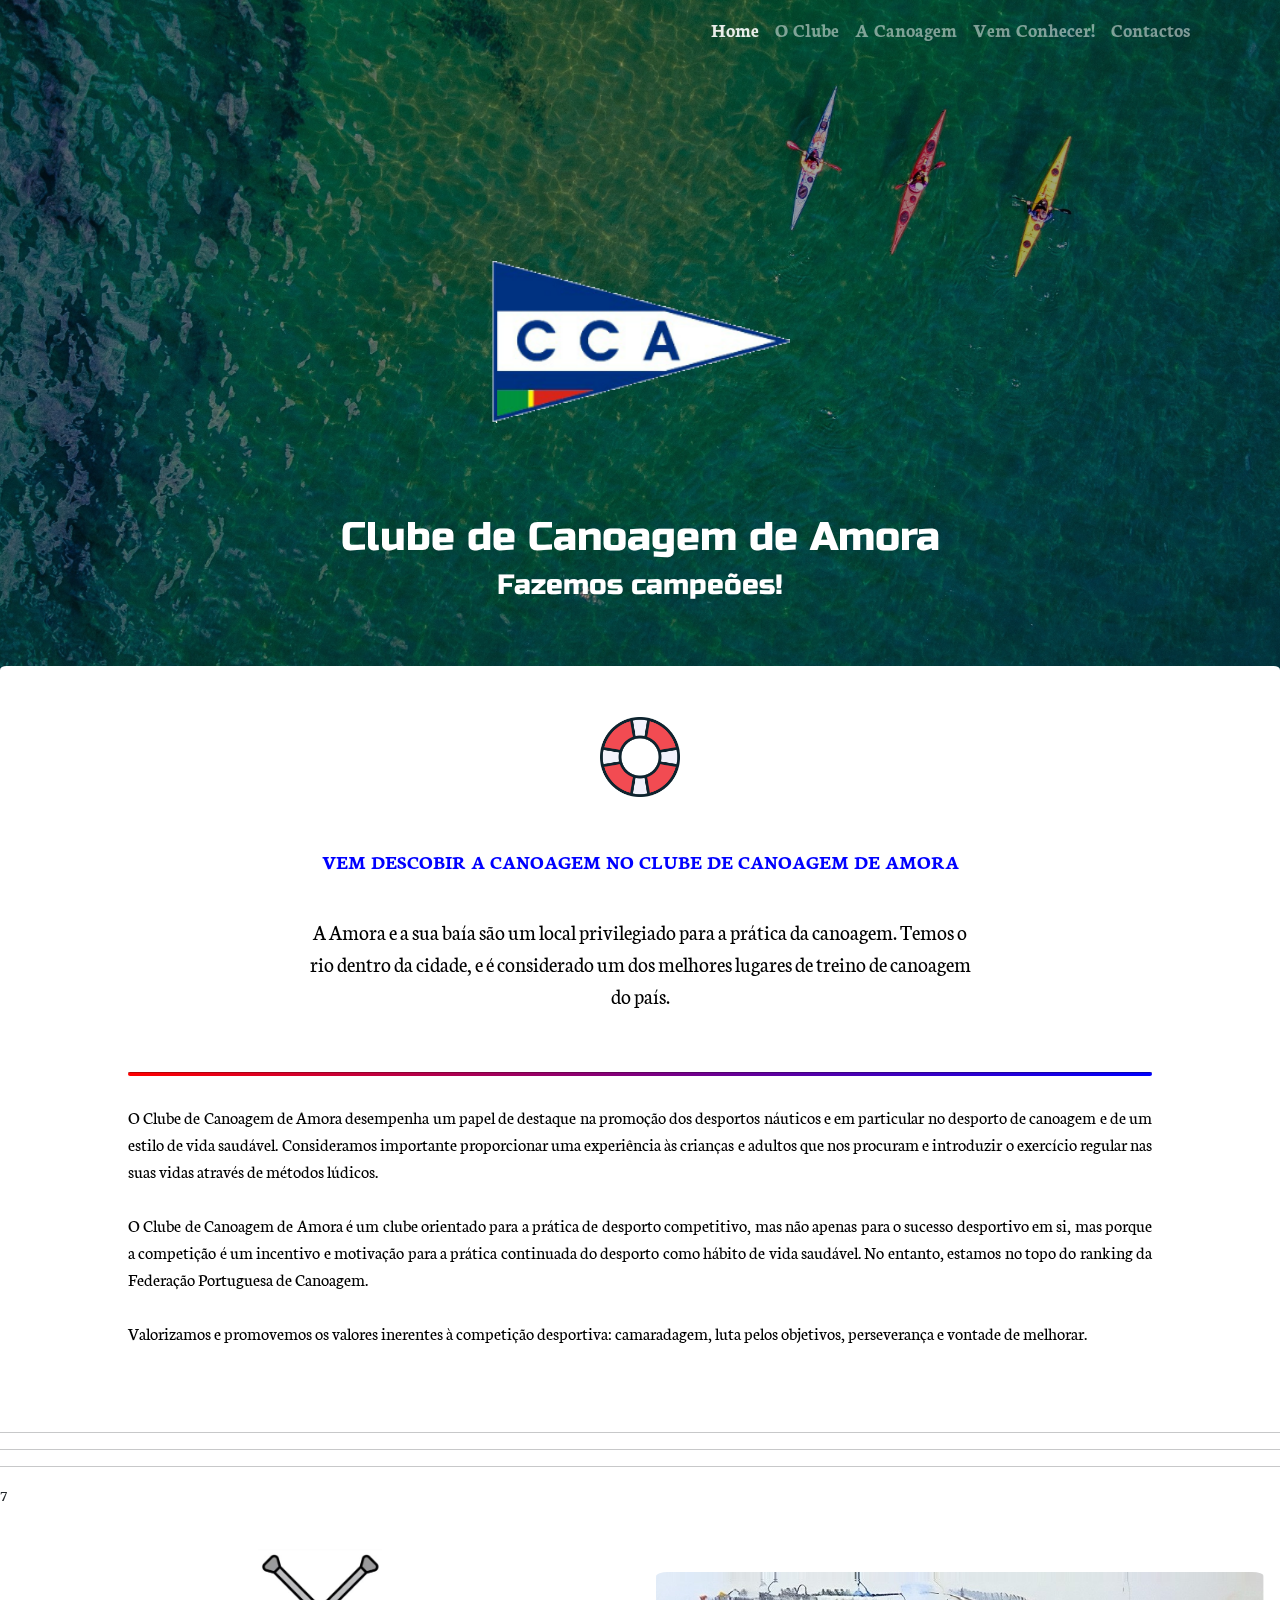
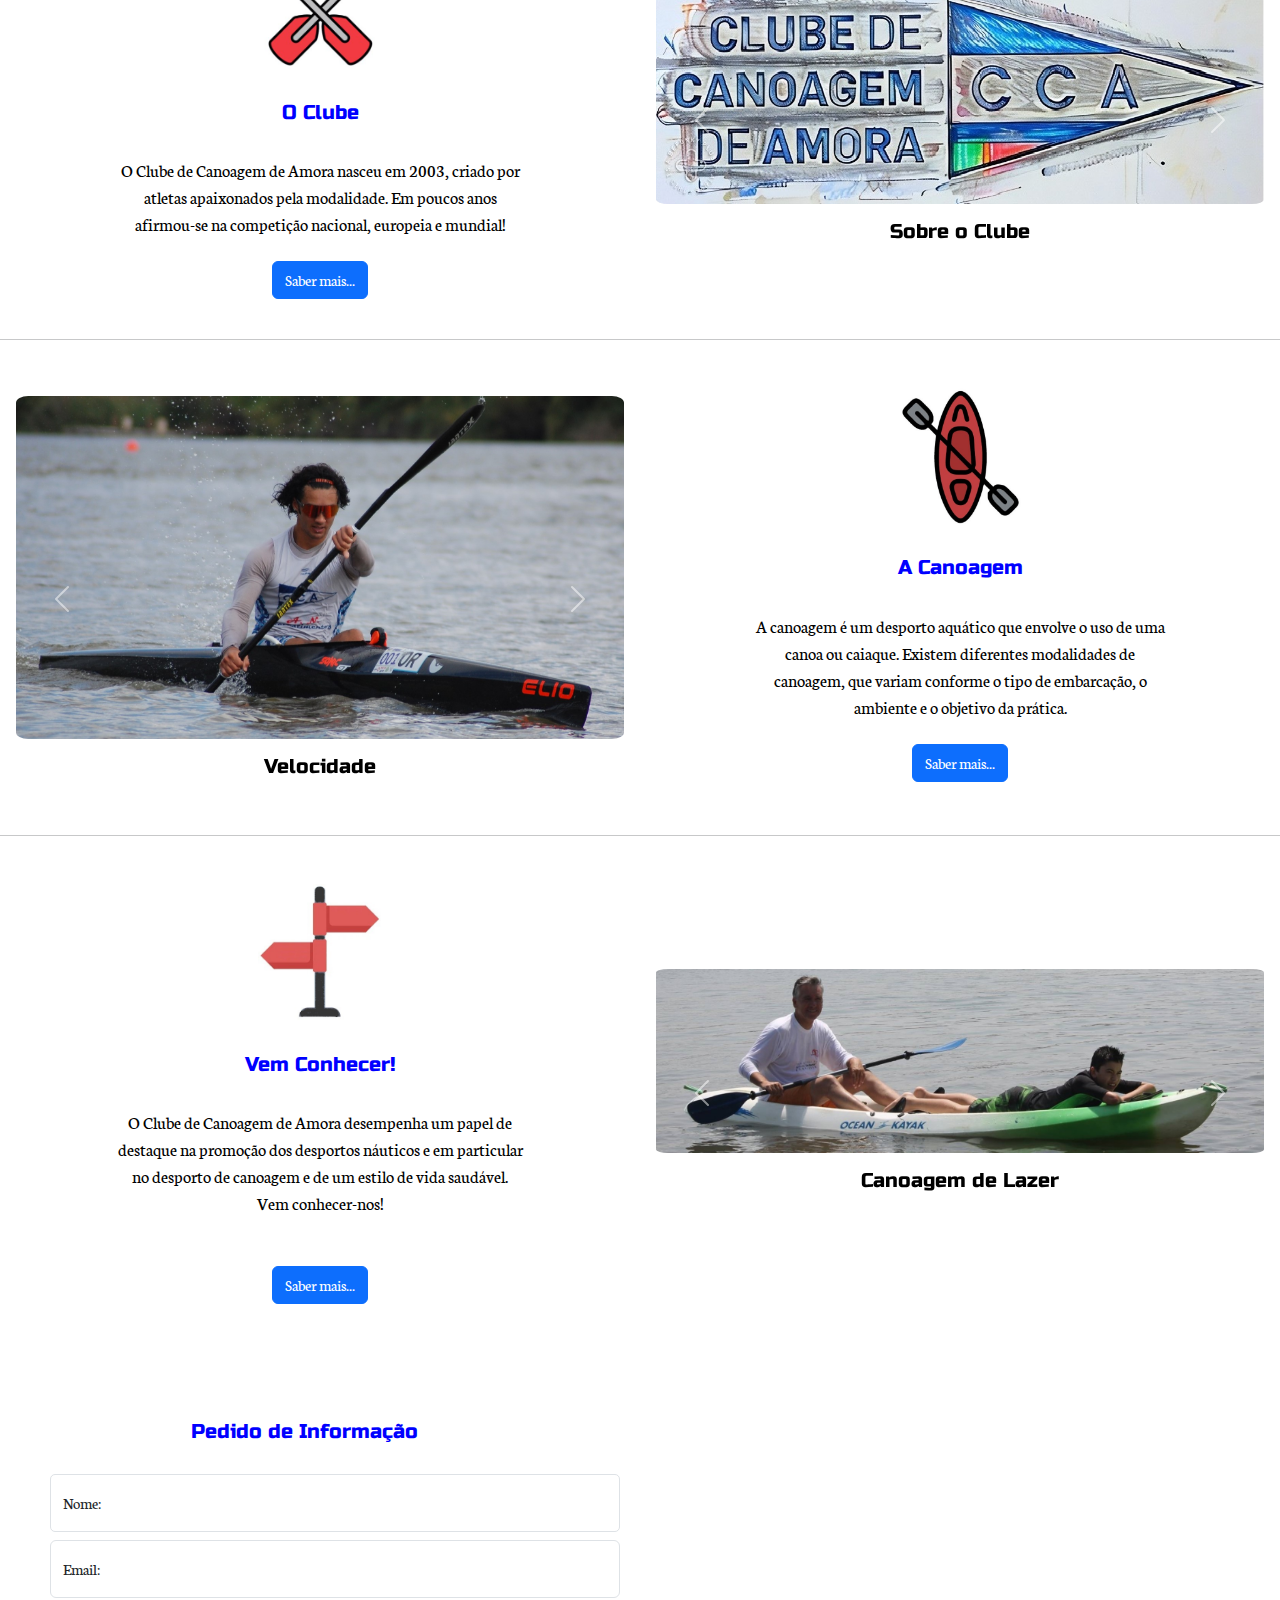
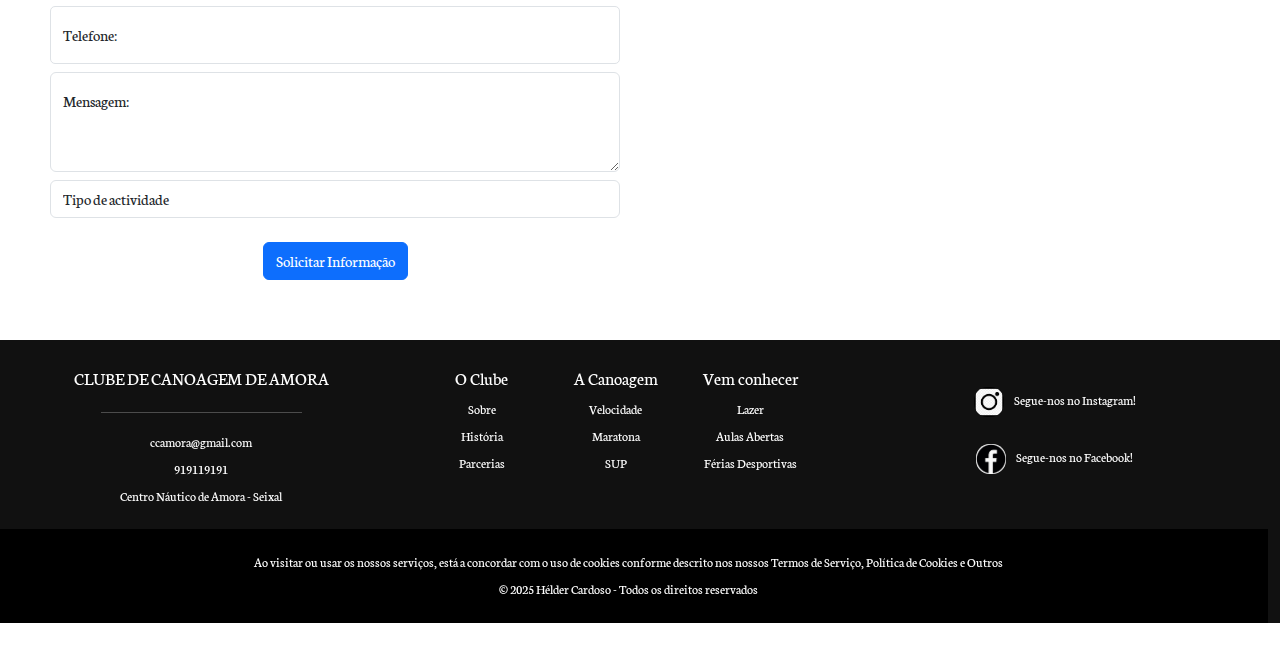
<file: index.html>
<!DOCTYPE html>
<html lang="pt+pt">
  <head>
    <meta charset="UTF-8">
    <meta name="viewport" content="width=device-width, initial-scale=1.0">
    
    <title>Clube de Canoagem de Amora</title> 

    <meta name="description" content="O Clube de Canoagem de Amora é um clube dedicado aos desportos náuticos, em especial à canoagem. Promovemos a prática do desporto, e a vida saudável em natureza">
            
    <meta name="robots" content="index">

    <link rel="shortcut icon" href="./img/minilogo_ccapng.png" type="image/x-icon"> <!--inserçao mini logo no tab-->

    <link href="https://cdn.jsdelivr.net/npm/bootstrap@5.3.3/dist/css/bootstrap.min.css" 
    rel="stylesheet" integrity="sha384-QWTKZyjpPEjISv5WaRU9OFeRpok6YctnYmDr5pNlyT2bRjXh0JMhjY6hW+ALEwIH" 
    crossorigin="anonymous">

    <script src="https://cdn.jsdelivr.net/npm/bootstrap@5.3.3/dist/js/bootstrap.bundle.min.js" 
    integrity="sha384-YvpcrYf0tY3lHB60NNkmXc5s9fDVZLESaAA55NDzOxhy9GkcIdslK1eN7N6jIeHz" 
    crossorigin="anonymous"></script>
        
    <link rel="stylesheet" href="./css/index.css">
       
  </head>

  <body>
    
    <div class="bg-img" style="height: 3000px;">
      <img class="bg-img" src="img/bgslim.jpg" alt="canoagem no rio">
    </div>
    
    <!-----------------NAVBAR START------------------>

    <div id="navbar"></div>
      <nav class="navbar sticky-top navbar-expand-lg navbar-dark">
        <div class="container">
          <button class="navbar-toggler" type="button" data-bs-toggle="collapse" data-bs-target="#navbarNav" aria-controls="navbarNav" aria-expanded="false" aria-label="Toggle navigation">
          <span class="navbar-toggler-icon"></span>
          </button>
          <div class="collapse navbar-collapse" id="navbarNav">
            <ul class="navbar-nav ms-auto">
              <li class="nav-item">
                <a class="nav-link active" aria-current="page" href="#">Home</a> 
              </li>
              <li class="nav-item">
                <a class="nav-link" href="#oclube">O Clube</a>
              </li>
              <li class="nav-item">
                <a class="nav-link" href="#acanoagem">A Canoagem</a>
              </li>
              <li class="nav-item">
                <a class="nav-link" href="#vemconhecer">Vem Conhecer!</a>
              </li>
              <li class="nav-item">
                <a class="nav-link" href="#contactos">Contactos</a>
              </li>           
            </ul>
          </div>
        </div>
      </nav>
    </div>

    <!--------------------NAVBAR END-------------------->

    <!--------------------TÍTULOS TOP START------------->

    <div class="texto-apresentacao">
      <div class="img-oclube">
        <img src="./img/cca_logopng.png" alt="logotipo do clube de Canoagem de Amora" style="padding-bottom: 90px; width: 30%; max-width: 300px; min-width: 100px;"> 
      </div>
        <h1>
          Clube de Canoagem de Amora
        </h1>
        <h3>
          Fazemos campeões!
        </h3>
    </div>

    <!--------------------TÍTULOS TOP END------------->

    <!-----------------TEXTO DESCRITIVO START------------->

    <div class="texto-descritivo">
      <div class="col-sm-12 col-md-12">
        <div class="red-icon">
          <div class="img-oclube">
          <img src="./img/icone_lifeboat.jpg" alt="ícone boia salvação" style="margin-bottom: 200px;" width="80px"> 
          </div>
        </div>
      </div>
      <div class="col-sm-12 col-md-12">
        <h5><p style="font-weight: bold; color:blue;">VEM DESCOBIR A CANOAGEM NO CLUBE DE CANOAGEM DE AMORA</p>
        </h5>
        <br>      
        <p style="padding-left: 17%; padding-right: 17%; font-size: larger;">A Amora e a sua baía são um local privilegiado para a prática da canoagem. Temos o rio dentro da cidade, e é considerado um dos melhores lugares de treino de canoagem do país.</p> 
        <br>
        <div class="hr">
        <hr width="100%"> <!------LINHA GRADIENTE------------>
        </div>
        <br>
        <p style="text-align: justify;"> O Clube de Canoagem de Amora desempenha um papel de destaque na promoção dos desportos náuticos e em particular no desporto de canoagem e de um estilo de vida saudável. Consideramos importante proporcionar uma experiência às crianças e adultos que nos procuram e introduzir o exercício regular nas suas vidas através de métodos lúdicos.
        <br>
        <br>
        O Clube de Canoagem de Amora é um clube orientado para a prática de desporto competitivo, mas não apenas para o sucesso desportivo em si, mas porque a competição é um incentivo e motivação para a prática continuada do desporto como hábito de vida saudável. No entanto, estamos no topo do ranking da Federação Portuguesa de Canoagem.
        <br>
        <br>
        Valorizamos e promovemos os valores inerentes à competição desportiva: camaradagem, luta pelos objetivos, perseverança e vontade de melhorar.</p>
        <br>
        <br>
      </div>
    </div>

    <!--------------------TEXTO DESCRITIVO END------------->
    <hr> 
    <hr>
    <hr>
    <!--------------------CARD O CLUBE START--------------->

    <div id="oclube"></div> 7
    <div class="sec-oclube">
      <div class="card text-center mb-3"> 
        <div class="row g-0">
          <div class="col-md-6">
            <div class="red-icon">
              <div class="img-oclube">
              <img src="./img/icone_oclube.jpg" class="img-fluid" alt="O Clube de Canoagem">
              </div>
            </div>
            <div class="texto-apresentacao">
              <h5 class="card-title" style="color: blue; font-size: 150%;">O Clube</h5>
            </div>
            <div class="texto-descritivo">
              <p class="card-text" p style="padding-left: 10%; padding-right: 10%;">O Clube de Canoagem de Amora nasceu em 2003, criado por atletas apaixonados pela modalidade. Em poucos anos afirmou-se na competição nacional, europeia e mundial!</p>
            </div>
            <br>
            <a href="./html/oclube.html" class="btn btn-primary">Saber mais...</a>  
            <br>
            <br>
          </div>
            <div class="col-md-6 my-auto">
              <div class="card-body">
                <div id="carouselExample" class="carousel slide" data-bs-ride="carousel">
                  <div class="carousel-inner">
                    <div class="carousel-item active">
                      <div class="card" style="width: 180rem;">
                        <img class="card-img-top" src="./img/idoclube_sobre.jpg" alt="Card image cap">
                        <div class="card-body">
                        <h5 class="card-title">Sobre o Clube</h5> 
                        </div>
                      </div>
                    </div>
                      <div class="carousel-item">
                        <div class="card" style="width: 180rem;">
                          <img class="card-img-top" src="./img/idoclube_historia.jpg" alt="Card image cap">
                            <div class="card-body">
                            <h5 class="card-title">História do Clube</h5>
                            </div>
                        </div>
                      </div>
                        <div class="carousel-item">
                          <div class="card" style="width: 180rem;">
                            <img class="card-img-top" src="./img/idoclube_parcerias.jpg" alt="Card image cap">
                            <div class="card-body">
                            <h5 class="card-title">Parcerias</h5>
                            </div>
                          </div>
                        </div>
                        <button class="carousel-control-prev" type="button" data-bs-target="#carouselExample" data-bs-slide="prev">
                        <span class="carousel-control-prev-icon" aria-hidden="true"></span>
                        <span class="visually-hidden">Previous</span>
                        </button>
                        <button class="carousel-control-next" type="button" data-bs-target="#carouselExample" data-bs-slide="next">
                        <span class="carousel-control-next-icon" aria-hidden="true"></span>
                        <span class="visually-hidden">Next</span>
                        </button>
                        <br>
                    </div>
                </div>
              </div>
            </div>
        </div>
      </div>
    </div>
                    
      <!--------------------CARD O CLUBE END--------------->

    <hr>

      <!--------------------CARD A CANOAGEM START------------->


      <div id="acanoagem"></div>
      <div class="sec-acanoagem">     
        <div class="card text-center mb-3"> 
          <div class="row g-0 flex-md-row-reverse"> 
            <div class="col-md-6">
              <div class="red-icon">
                <div class="img-oclube">
                <img src="./img/icone_acanoagem.jpg" class="img-fluid" alt="icone kayak">
                </div>   
              </div>              
              <div class="texto-apresentacao">
                <h5 class="card-title" style="color: blue; font-size: 150%;">A Canoagem</h5>
              </div>
              <div class="texto-descritivo">
                <p class="card-text" p style="padding-left: 10%; padding-right: 10%; font-weight: 500px;" >A canoagem é um desporto aquático que envolve o uso de uma canoa ou caiaque. Existem diferentes modalidades de canoagem, que variam conforme o tipo de embarcação, o ambiente e o objetivo da prática.</p>
              </div>
                <br>
                <a href="./html/acanoagem.html" class="btn btn-primary">Saber mais...</a>  
            </div>
              <div class="col-md-6 my-auto">
                <div class="card-body">       
                  <br>
                  <div id="carousel-acanoagem" class="carousel slide" data-bs-ride="carousel">
                    <div class="carousel-inner">
                      <div class="carousel-item active">
                        <div class="card" style="width: 180rem;">
                        <img class="card-img-top" src="./img/idacanoagem_velocidade.jpg" alt="canoista">
                          <div class="card-body">
                          <h5 class="card-title">Velocidade</h5>
                          </div>
                        </div>
                      </div>
                        <div class="carousel-item">
                          <div class="card" style="width: 180rem;">
                            <img class="card-img-top" src="./img/idacanoagem_maratona.jpg" alt="canoistas">
                            <div class="card-body">
                              <h5 class="card-title">Maratona</h5>
                            </div>
                          </div>
                        </div>
                      <div class="carousel-item">
                        <div class="card" style="width: 180rem;">
                          <img class="card-img-top" src="./img/idacanoagem_sup.jpg" alt="stand up paddle">
                          <div class="card-body">
                            <h5 class="card-title">SUP</h5>
                          </div>
                        </div>
                      </div>
                    </div>
                    <button class="carousel-control-prev" type="button" data-bs-target="#carousel-acanoagem" data-bs-slide="prev">
                    <span class="carousel-control-prev-icon" aria-hidden="true"></span>
                    <span class="visually-hidden">Previous</span>
                    </button>
                    <button class="carousel-control-next" type="button" data-bs-target="#carousel-acanoagem" data-bs-slide="next">
                    <span class="carousel-control-next-icon" aria-hidden="true"></span>
                    <span class="visually-hidden">Next</span>
                    </button>
                  </div>
              </div>
            </div>
          </div>    
        </div>
      </div>
    

      <!--------------------CARD A CANOAGEM END--------------->

      <hr> 
   
     <!--------------------CARD VEM CONHECER START------------->

      <div id="vemconhecer"></div>
      <div class="sec-vemconhecer">     
        <div class="card text-center mb-3"> 
          <div class="row g-0">
            <div class="col-md-6">
              <div class="red-icon">
                <div class="img-oclube">
                  <img src="./img/icone_vemconhecer.jpg" class="img-fluid" alt="icone de localização">
                </div>
              </div>
              <div class="texto-apresentacao">
                <h5 class="card-title" style="color: blue; font-size: 150%;">Vem Conhecer!</h5>
              </div>
              <div class="texto-descritivo"; style="padding-bottom: 10px;">
                  <p class="card-text" p style="padding-left: 10%; padding-right: 10%; padding-bottom: 40px; font-weight: 500px;">O Clube de Canoagem de Amora desempenha um papel de destaque na promoção dos desportos náuticos e em particular no desporto de canoagem e de um estilo de vida saudável. <br>Vem conhecer-nos!</p>
              </div>
              <a href="./html/vemconhecer.html" class="btn btn-primary" style="margin-bottom: 30px;">Saber mais...</a>  
            </div>   
            <div class="col-md-6 my-auto">
              <div class="card-body">           
                <div id="carousel-vemconhecer" class="carousel slide" data-bs-ride="carousel">
                  <div class="carousel-inner">
                    <div class="carousel-item active">
                      <div class="card" style="width: 180rem;">
                        <img class="card-img-top" src="./img/idvemconhecer_lazer.jpg" alt="canoagem de lazer">
                          <div class="card-body">
                            <h5 class="card-title">Canoagem de Lazer</h5>
                          </div>
                      </div>
                    </div>
                      <div class="carousel-item">
                        <div class="card" style="width: 180rem;">
                          <img class="card-img-top" src="./img/idvemconhecer_aulasabertas.jpg" alt="vários canoistas">
                          <div class="card-body">
                            <h5 class="card-title">Aulas Abertas</h5>
                          </div>
                        </div>
                      </div>
                      <div class="carousel-item">
                        <div class="card" style="width: 180rem;">
                          <img class="card-img-top" src="./img/idvemconhecer_ferias.jpg" alt="férias desportivas">
                          <div class="card-body">
                            <h5 class="card-title">Férias Desportivas</h5>
                          </div>
                        </div>
                      </div>
                  </div>
                      <button class="carousel-control-prev" type="button" data-bs-target="#carousel-vemconhecer" data-bs-slide="prev">
                        <span class="carousel-control-prev-icon" aria-hidden="true"></span>
                        <span class="visually-hidden">Previous</span>
                      </button>
                      <button class="carousel-control-next" type="button" data-bs-target="#carousel-vemconhecer" data-bs-slide="next">
                        <span class="carousel-control-next-icon" aria-hidden="true"></span>
                        <span class="visually-hidden">Next</span>
                  </button>                  
                </div>
              </div>
            </div>
          </div>
        </div> 
      </div>
    

      <!-------------------CARD VEM CONHECER END------------->

      <!------------SECÇÃO CONTACTOS START------------------->
      <!------------CAMPOS DO FORMULÁRIO START--------------->

        <div id="contactos"></div> 
        <div class="sec-contactos" style="margin-top: 50px;">     
          <div class="card text-center mb-3"> 
            <div class="row g-0 flex-md-row-reverse">

              <div class="col-md-6"> <!---MAPA GOOGLE----->
                <iframe src="https://www.google.com/maps/embed?pb=!1m18!1m12!1m3!1d83241.09213054452!2d-9.258148156640601!3d38.633445500000015!2m3!1f0!2f0!3f0!3m2!1i1024!2i768!4f13.1!3m3!1m2!1s0xd194a0851486077%3A0x534f91cac884cb36!2sClube%20de%20Canoagem%20de%20Amora%20(CCA)!5e1!3m2!1sen!2spt!4v1740082411132!5m2!1sen!2spt" class="mapa-localizacao" width="90%" allowfullscreen="" loading="lazy" referrerpolicy="no-referrer-when-downgrade"></iframe> 
              </div>             
          
              <div class="col-md-6 my-auto">
                <div class="card-body" style="width: 95%;">
                  <div class="texto-apresentacao">
                    <h5 class="card-title" style="color: blue; margin-top: -180px;">Pedido de Informação</h5>
                  </div>
                </div>
                <div class="formulario">
                  <form action="https://api.staticforms.xyz/submit" method="post">

                    <div class="form-floating mb-2">
                      <input type="text" class="form-control" id="nome" placeholder="Nome:" name="$nome" required>
                      <label for="floatingInput">Nome:</label>
                    </div>

                    <div class="form-floating mb-2">
                      <input type="email" class="form-control" id="email" placeholder="" name="$email" required>
                      <label for="floatingInput">Email:</label>
                    </div>

                    <div class="form-floating mb-2">
                      <input type="tel" class="form-control" id="telefone" placeholder="Telefone" name="$telefone" pattern="[0-9]{9}" required>
                      <label for="floatingInput">Telefone:</label>
                    </div>

                    <div class="form-floating mb-2">
                      <textarea class="form-control" placeholder="Mensagem:" id="mensagem"name="$mensagem" style="height: 100px;"></textarea>
                      <label for="mensagem">Mensagem:</label>
                    </div>

                    <select class="form-control">
                      <option>Tipo de actividade</option>
                      <option value="Lazer">Canoagem de lazer</option>
                      <option value="Aulas">Aulas abertas</option>
                      <option value="Ferias">Férias desportivas</option>
                    </select>
                    <br>
                      <!------------CAMPOS DO FORMULÁRIO END--------------->                    

                      <!----------CONFIGURAÇÕES DO FORMULÁRIO START------------->

                    <input type="hidden" name="accessKey" value="d5e07d06-8b1c-4142-815a-09075cd49f86">
                    <input type="hidden" name="redirectTo" value="./html/resposta.html"> 
                    <input type="hidden" name="replyTo" value="@">
                    <input type="text" name="honeypot" style="display: none;">

                    <div class="text-center">
                      <button type="submit" class="btn btn-primary botao-enviar" value="submit">Solicitar Informação</button>

                        <!------------CONFIGURAÇÕES DO FORMULÁRIO END--------------->

                      <br>
                    </div>
                  </form>
                </div>
              </div>
            </div>                            
          </div>
        </div>

        <br>

       <!--------------------SECÇÃO CONTACTOS END------------------->

       <!--------------------FOOTER START --------------------------->
 
      <footer>
        <div class="row">
          <div class="col-md-4" style="text-align: center;" > <!---FOOTER COLUNA 1-->
            <div class="footercontainer">
                <ul>
                  <li style="font-size:large">CLUBE DE CANOAGEM DE AMORA</a></li>
                    <hr width="50%", style="margin-left: 25%;">                   
                  <li>ccamora@gmail.com</li>
                  <li>919119191</li>
                  <li>Centro Náutico de Amora - Seixal</li>   
                </ul>                               
            </div>
          </div>
          <div class="col-md-4" style="text-align: center;"> <!---FOOTER COLUNA 2-->
            <div class="footercontainer">
              <ul>
                <div class="footerindex">   
                  <div class="row">
                     <div class="col-md-4">       
                        <li style="font-size: large;"><a href="./html/oclube.html">O Clube</a></li>
                          <ul>
                            <li><a href="#">Sobre</a></li>
                            <li><a href="./html/historia.html">História</a></li>
                            <li><a href="./html/parcerias.html">Parcerias</a></li>
                          </ul>
                      </div>
                      <div class="col-md-4">   
                        <li style="font-size: large;"><a href="./html/acanoagem.html">A Canoagem</a></li>
                          <ul>
                            <li><a href="#">Velocidade</a></li>
                            <li><a href="#">Maratona</a></li>
                            <li><a href="#">SUP</a></li>
                          </ul>
                      </div>
                      <div class="col-md-4">   
                        <li style="font-size: large;"><a href="./html/vemconhecer.html">Vem conhecer</a></li>                      
                        <ul>
                          <li><a href="#">Lazer</a></li>
                          <li><a href="#">Aulas Abertas</a></li>
                          <li><a href="#">Férias Desportivas</a></li>
                        </ul>
                    </div>
                  </div>
                </div>
              </ul>
            </div>
          </div>         
          <div class="col-md-4" style="text-align: center;"> <!---FOOTER COLUNA 3-->
            <div class="footercontainer">
              <ul>
                <div class="footernavlinks">  
                  <br>             
                  <li><a href="https://www.instagram.com/"><img src="./img/logo_instagram.png" alt="logotipo instagram" class="redes-sociais">Segue-nos no Instagram!</a></li>
                </div>
                  <br>                      
                  <li><a href="https://www.facebook.com/"><img src="./img/logo_facebook.jpg" alt="logotipo facebook" class="redes-sociais">Segue-nos no Facebook!</a></li>
              </ul>
            </div>                      
          </div>            
             
        
          <div class="footerbottom">
            <div>
              Ao visitar ou usar os nossos serviços, está a concordar com o uso de cookies conforme descrito nos nossos 
                <a href="../termos-html">Termos de Serviço, Política de Cookies e Outros</a>
                <br>
                <a href="heldercardodo@hotmail.com" target="../index.html#blank">© 2025 Hélder Cardoso - Todos os direitos reservados</a>
              </div>
          </div>    
      </footer>   

      <div class="botao-topo text-center sticky-bottom"> <!---BOTÃO UP--->
        <a href="#">
          <img src="./img/icone_up.jpg" alt="" class="topo-branco">
        </a>
      </div>

                  
  </body>    
</html>

<script>
  const botaoTopo = document.querySelector(".botao-topo");
  
  window.addEventListener("scroll", function(event){
      if(window.scrollY >= 100){
        botaoTopo.classList.add("botao-topo-mostrar");
        botaoTopo.classList.remove("botao-topo-escondido");
      }else{
        botaoTopo.classList.add("botao-topo-escondido");
        botaoTopo.classList.remove("botao-topo-mostrar");
      }
    }
  );
</script>
</file>
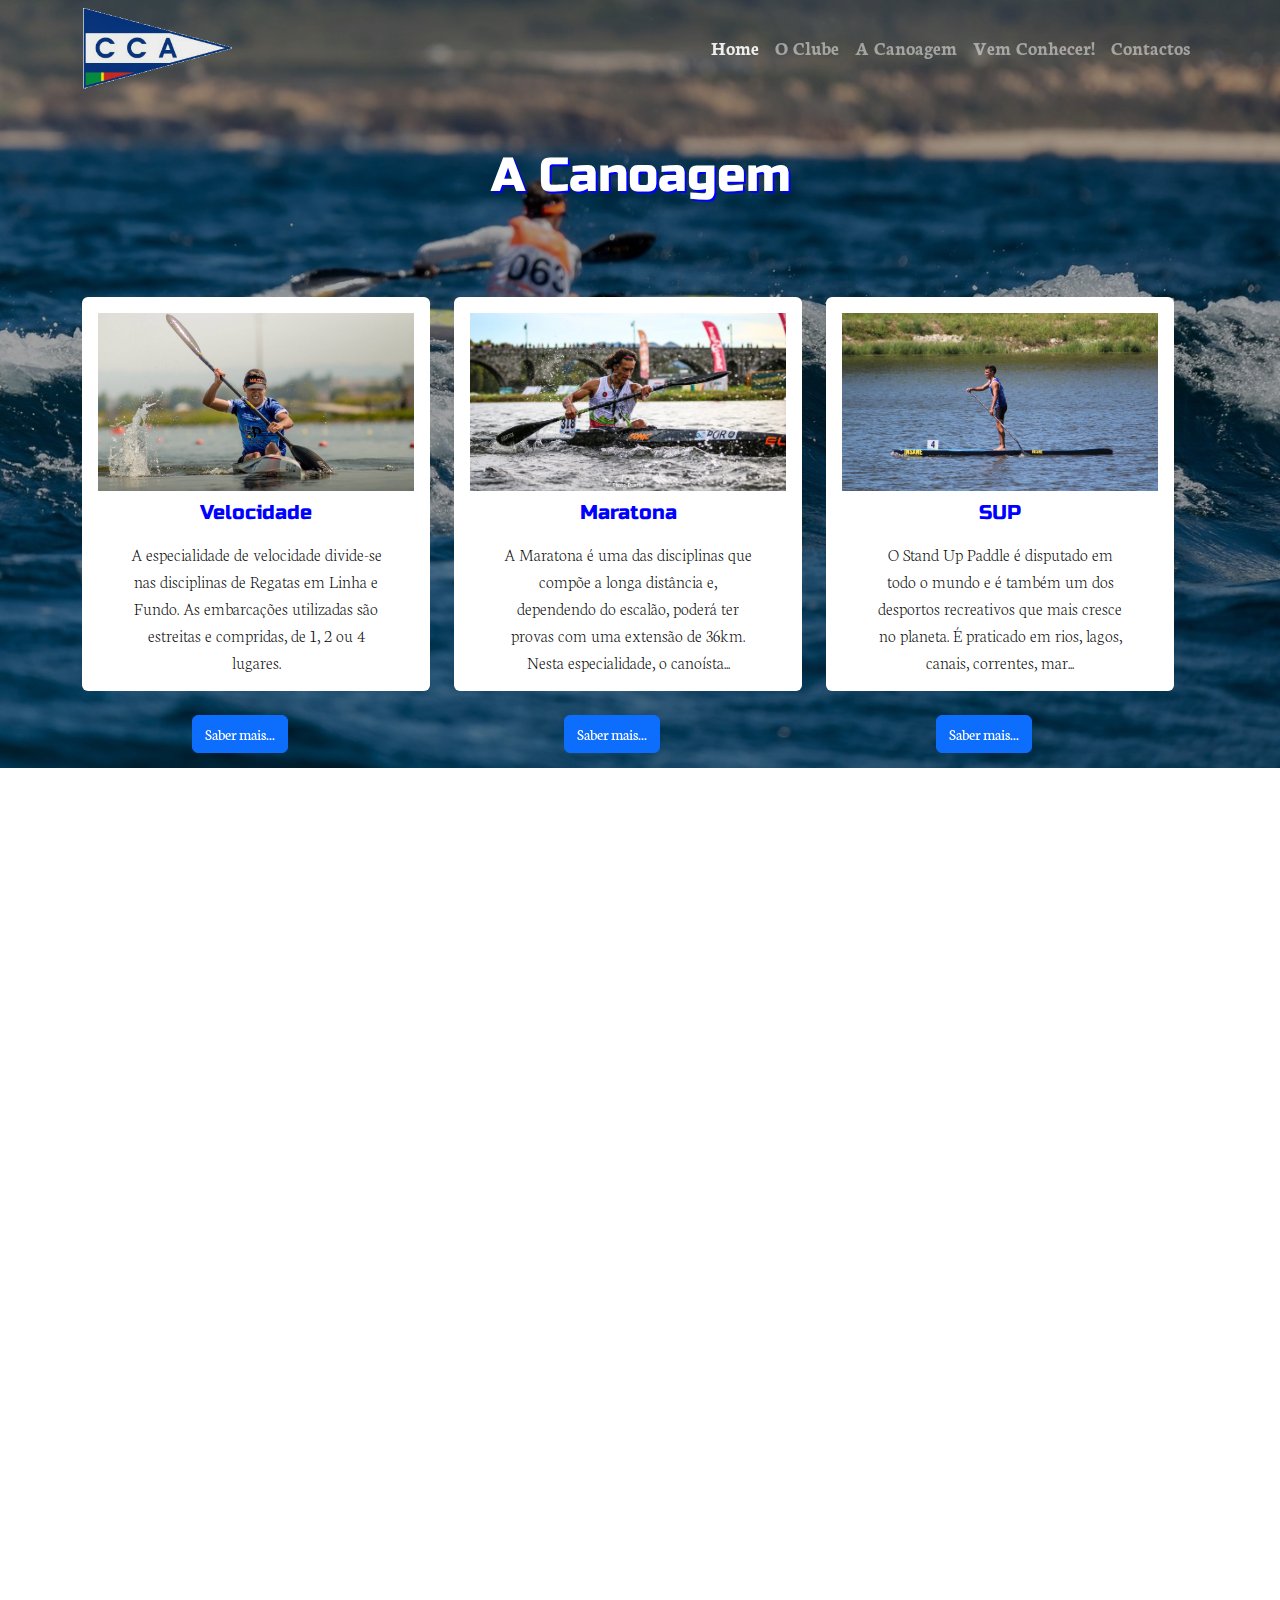
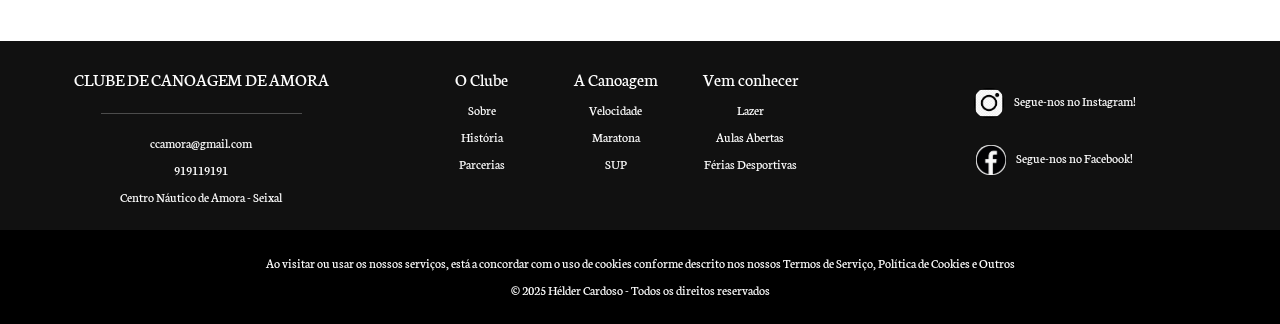
<file: html/acanoagem.html>
<!DOCTYPE html>
<html lang="pt-pt">
  <head>
    <meta charset="UTF-8">
    <meta name="viewport" content="width=device-width, initial-scale=1.0">
    
    <title>Clube de Canoagem de Amora</title> 

    <meta name="description" content="O Clube de Canoagem de Amora é um clube dedicado aos desportos náuticos, em especial à canoagem. Promovemos a prática do desporto, e a vida saudável em natureza">
            
    <meta name="robots" content="index">

    <link rel="shortcut icon" href="../img/minilogo_ccapng.png" type="image/x-icon"> <!--inserçao mini logo no tab-->

    <link href="https://cdn.jsdelivr.net/npm/bootstrap@5.3.3/dist/css/bootstrap.min.css" 
    rel="stylesheet" integrity="sha384-QWTKZyjpPEjISv5WaRU9OFeRpok6YctnYmDr5pNlyT2bRjXh0JMhjY6hW+ALEwIH" 
    crossorigin="anonymous">

    <script src="https://cdn.jsdelivr.net/npm/bootstrap@5.3.3/dist/js/bootstrap.bundle.min.js" 
    integrity="sha384-YvpcrYf0tY3lHB60NNkmXc5s9fDVZLESaAA55NDzOxhy9GkcIdslK1eN7N6jIeHz" 
    crossorigin="anonymous"></script>
        
    <link rel="stylesheet" href="../css/index.css">
       
  </head>

  <body style="height: 1000px;"> 

    <div id="bg-img">
      <div class="bg-img">
      <img class="bg-img" src="../img/mar.jpg" alt="canoagem no rio"> <!--background image-->
      </div>
    </div>
  
    <!-----------------NAVBAR START------------------>

    <div id="navbar"></div>
      <nav class="navbar navbar-expand-lg navbar-dark">
        <div class="container">
          <button class="navbar-toggler" type="button" data-bs-toggle="collapse" data-bs-target="#navbarNav" aria-controls="navbarNav" aria-expanded="false" aria-label="Toggle navigation">
          <span class="navbar-toggler-icon"></span>
          </button>
          <div class="collapse navbar-collapse" id="navbarNav">
            <img src="../img/cca_logopng.png" alt="logotipo do clube de canoagem de amora" style="width: 150px; z-index: -1;"></a>
            <ul class="navbar-nav ms-auto"> <!--logotipo no menu-->
              <li class="nav-item">
                <a class="nav-link active" aria-current="page" href="../index.html#">Home</a> 
              </li>
              <li class="nav-item">
                <a class="nav-link" href="../index.html#oclube">O Clube</a>
              </li>
              <li class="nav-item">
                <a class="nav-link" href="../index.html#acanoagem">A Canoagem</a>
              </li>
              <li class="nav-item">
                <a class="nav-link" href="../index.html#vemconhecer">Vem Conhecer!</a>
              </li>
              <li class="nav-item">
                <a class="nav-link" href="../index.html#contactos">Contactos</a>
              </li>           
            </ul>
          </div>
        </div>
      </nav>
    </div>

    <!--------------------NAVBAR END-------------------->

    <div class="texto-apresentacao">
      <h1 style="font-size:xxx-large; text-shadow: 2px 2px blue; margin-top: -150px;">
        A Canoagem
        </h1>
        <br>
        <br>
    </div>
 
    <div class="container">
      <div class="row">
        <div class="col-md-4 mb-3">
          <div class="card">
            <div class="card-body">
              <img class="card-img-topsub" src="../img/id_velocidade.jpg" alt="canoagem de velocidade">
              <div class="texto-apresentacaosub">
                <h5 class="card-title">Velocidade</h5>
              </div>
              <div class="texto-descritivo">
                <p class="card-text">A especialidade de velocidade divide-se nas disciplinas de Regatas em Linha e Fundo. As embarcações utilizadas são estreitas e compridas, de 1, 2 ou 4 lugares.
                </p>
              </div>
            </div>
          </div>
          <br>
          <a href="#" class="btn btn-primary"; style="margin-left: 110px">Saber mais...</a> 
        </div>
        <div class="col-md-4 mb-3">
          <div class="card">
            <div class="card-body">
              <img class="card-img-topsub" src="../img/id_maratona.jpg" alt="Canoagem de maratona">
              <div class="texto-apresentacaosub">
                <h5 class="card-title">Maratona</h5>
              </div>
              <div class="texto-descritivo">
                <p class="card-text">A Maratona é uma das disciplinas que compõe a longa distância e, dependendo do escalão, poderá ter provas com uma extensão de 36km. Nesta especialidade, o canoísta...</p>
              </div>
            </div>
          </div>
          <br>
          <a href="#" class="btn btn-primary"; style="margin-left: 110px">Saber mais...</a> 
        </div>
        <div class="col-md-4 mb-3">
          <div class="card">
            <div class="card-body">
              <img class="card-img-topsub" src="../img/id_sup.jpg" alt="stand up paddle">
                <div class="texto-apresentacaosub">
                  <h5 class="card-title">SUP</h5>
                </div>
                <div class="texto-descritivo">
                  <p class="card-text">O Stand Up Paddle é disputado em todo o mundo e é também um dos desportos recreativos que mais cresce no planeta. É praticado em rios, lagos, canais, correntes, mar... </p>
                </div>
            </div>
          </div>
            <br>
            <a href="#" class="btn btn-primary"; style="margin-left: 110px">Saber mais...</a> 
        </div>
      </div>
    </div>

    <br>
    <br>
    <br>

    <!-----API WINDGURU---->
    <div class="windguru">
      <script id="wg_fwdg_181561_100_1742146043341"> 
        (function (window, document) {
          var loader = function () {
          var arg = ["s=181561" ,"m=100","mw=46","uid=wg_fwdg_181561_100_1742146043341" ,"wj=kmh" ,"tj=c" ,"waj=m" ,"tij=m" ,"odh=0" ,"doh=24" ,"fhours=48" ,"hrsm=1" ,"vt=forecasts" ,"lng=pt" ,"idbs=1" ,"ts=2" ,"p="];
          var script = document.createElement("script");
          var tag = document.getElementsByTagName("script")[0];
          script.src = "https://www.windguru.cz/js/widget.php?"+(arg.join("&"));
          tag.parentNode.insertBefore(script, tag);
        };
        window.addEventListener ? window.addEventListener("load", loader, false) : window.attachEvent("onload", loader);
      })(window, document);
      </script>
    </div>

    <!-------- FOOTER ---------------->
    
    <footer>
      <div class="row">
        <div class="col-md-4" style="text-align: center;" > <!---FOOTER COLUNA 1-->
          <div class="footercontainer">
              <ul>
                <li style="font-size:large">CLUBE DE CANOAGEM DE AMORA</a></li>
                  <hr width="50%", style="margin-left: 25%;">                   
                <li>ccamora@gmail.com</li>
                <li>919119191</li>
                <li>Centro Náutico de Amora - Seixal</li>   
              </ul>                               
          </div>
        </div>
        <div class="col-md-4" style="text-align: center;"> <!---FOOTER COLUNA 2-->
          <div class="footercontainer">
            <ul>
              <div class="footerindex">   
                <div class="row">
                    <div class="col-md-4">       
                      <li style="font-size: large;"><a href="./oclube.html">O Clube</a></li>
                        <ul>
                          <li><a href="#">Sobre</a></li>
                          <li><a href="./historia.html">História</a></li>
                          <li><a href="./parcerias.html">Parcerias</a></li>
                        </ul>
                    </div>
                    <div class="col-md-4">   
                      <li style="font-size: large;"><a href="./acanoagem.html">A Canoagem</a></li>
                        <ul>
                          <li><a href="#">Velocidade</a></li>
                          <li><a href="#">Maratona</a></li>
                          <li><a href="#">SUP</a></li>
                        </ul>
                    </div>
                    <div class="col-md-4">   
                      <li style="font-size: large;"><a href="./vemconhecer.html">Vem conhecer</a></li>                      
                      <ul>
                        <li><a href="#">Lazer</a></li>
                        <li><a href="#">Aulas Abertas</a></li>
                        <li><a href="#">Férias Desportivas</a></li>
                      </ul>
                  </div>
                </div>
              </div>
            </ul>
          </div>          
        </div>         
        <div class="col-md-4" style="text-align: center;"> <!---FOOTER COLUNA 3-->
          <div class="footercontainer">
            <ul>
              <div class="footernavlinks">  
                <br>             
                <li><a href="https://www.instagram.com/"><img src="../img/logo_instagram.png" alt="logotipo instagram" class="redes-sociais">Segue-nos no Instagram!</a></li>
              </div>
                <br>                      
                <li><a href="https://www.facebook.com/"><img src="../img/logo_facebook.jpg" alt="logotipo facebook" 
                  class="redes-sociais">Segue-nos no Facebook!</a></li>
            </ul>
          </div>                      
        </div>      
      </div>
    
       
      
      <div class="footerbottom">
        <div>
          Ao visitar ou usar os nossos serviços, está a concordar com o uso de cookies conforme descrito nos nossos 
            <a href="../termos-html">Termos de Serviço, Política de Cookies e Outros</a>
            <br>
            <a href="heldercardodo@hotmail.com" target="../index.html#blank">© 2025 Hélder Cardoso - Todos os direitos reservados</a>
        </div>
      </div>    
    </footer>    
    
  </body> 
</html>
</file>
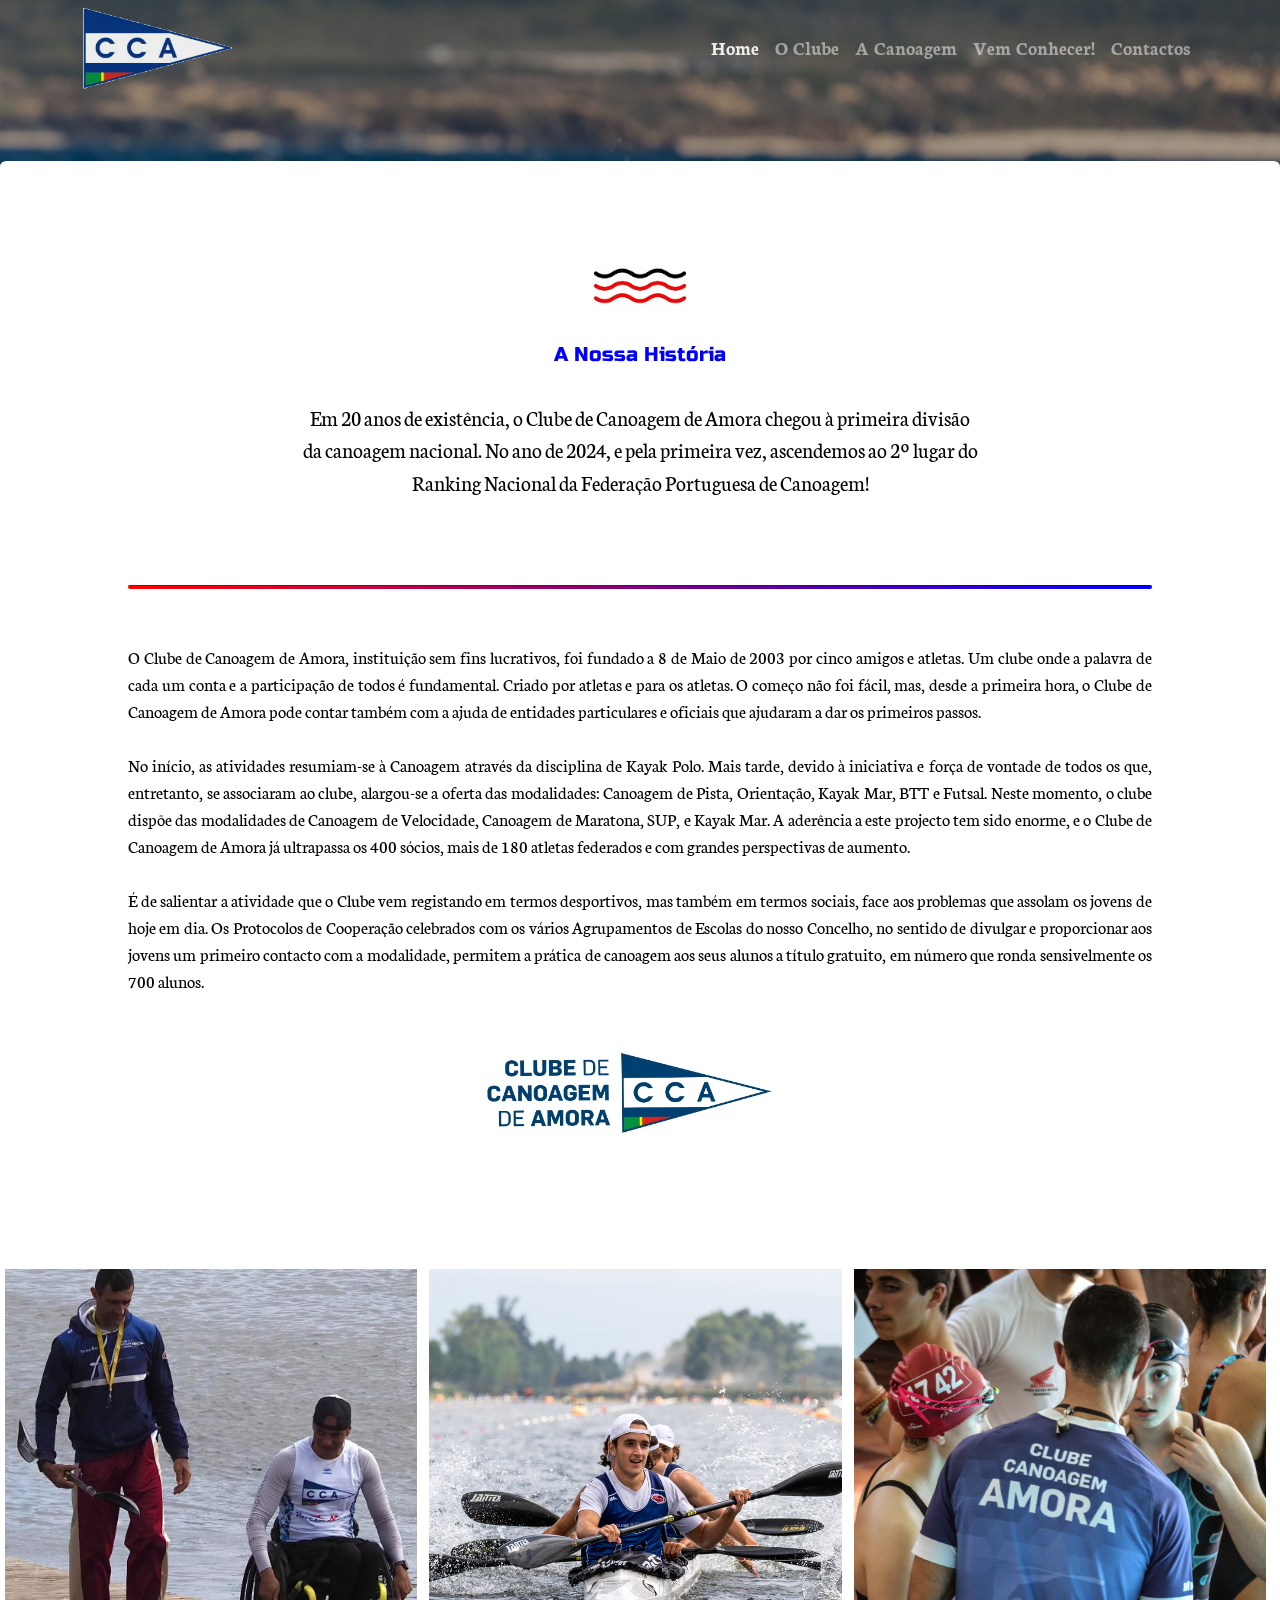
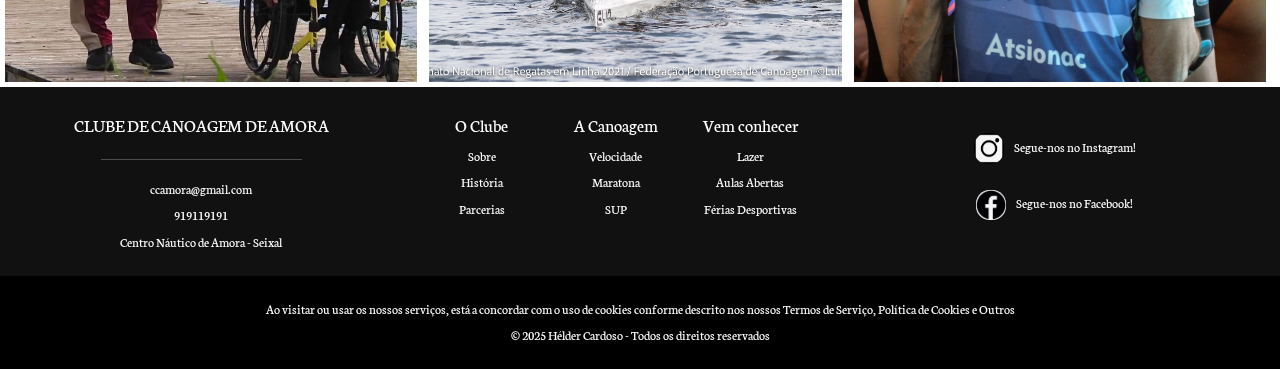
<file: html/historia.html>
<!DOCTYPE html>
<html lang="pt-pt">
  <head>
    <meta charset="UTF-8">
    <meta name="viewport" content="width=device-width, initial-scale=1.0">
    
    <title>Clube de Canoagem de Amora</title> 

    <meta name="description" content="O Clube de Canoagem de Amora é um clube dedicado aos desportos náuticos, em especial à canoagem. Promovemos a prática do desporto, e a vida saudável em natureza">
            
    <meta name="robots" content="index">

    <link rel="shortcut icon" href="../img/minilogo_ccapng.png" type="image/x-icon"> <!--inserçao mini logo no tab-->

    <link href="https://cdn.jsdelivr.net/npm/bootstrap@5.3.3/dist/css/bootstrap.min.css" 
    rel="stylesheet" integrity="sha384-QWTKZyjpPEjISv5WaRU9OFeRpok6YctnYmDr5pNlyT2bRjXh0JMhjY6hW+ALEwIH" 
    crossorigin="anonymous">

    <script src="https://cdn.jsdelivr.net/npm/bootstrap@5.3.3/dist/js/bootstrap.bundle.min.js" 
    integrity="sha384-YvpcrYf0tY3lHB60NNkmXc5s9fDVZLESaAA55NDzOxhy9GkcIdslK1eN7N6jIeHz" 
    crossorigin="anonymous"></script>
        
    <link rel="stylesheet" href="../css/index.css">
       
  </head>

  <body style="height: 150px;"> 

    <div id="bg-img">
      <div class="bg-img">
      <img class="bg-img" src="../img/mar.jpg" alt="canoagem no rio"> <!--background image-->
      </div>
    </div>
  
    <!-----------------NAVBAR START------------------>

    <div id="navbar"></div>
      <nav class="navbar navbar-expand-lg navbar-dark">
        <div class="container">
          <button class="navbar-toggler" type="button" data-bs-toggle="collapse" data-bs-target="#navbarNav" aria-controls="navbarNav" aria-expanded="false" aria-label="Toggle navigation">
          <span class="navbar-toggler-icon"></span>
          </button>
          <div class="collapse navbar-collapse" id="navbarNav">
            <img src="../img/cca_logopng.png" alt="logotipo do clube de canoagem de amora" style="width: 150px;"></a>
            <ul class="navbar-nav ms-auto"> <!--logotipo no menu-->
              <li class="nav-item">
                <a class="nav-link active" aria-current="page" href="../index.html#">Home</a> 
              </li>
              <li class="nav-item">
                <a class="nav-link" href="../index.html#oclube">O Clube</a>
              </li>
              <li class="nav-item">
                <a class="nav-link" href="../index.html#acanoagem">A Canoagem</a>
              </li>
              <li class="nav-item">
                <a class="nav-link" href="../index.html#vemconhecer">Vem Conhecer!</a>
              </li>
              <li class="nav-item">
                <a class="nav-link" href="../index.html#contactos">Contactos</a>
              </li>           
            </ul>
          </div>
        </div>
      </nav>
    </div>

    <!--------------------NAVBAR END-------------------->


    <div class="texto-descritivo">
      <div class="col-sm-12 col-md-12">
        <div class="red-icon">
          <div class="img-oclube">
          <img src="../img/icone_historia.png" alt="ícone ondas" style="padding-top: 50px; padding-bottom: 150px; max-width: 100px; min-width: 100px;"> 
          </div>
        </div>
      </div>
      <div class="col-sm-12 col-md-12">
        <div class="texto-apresentacaosub"; style="margin-top: 20px;">
          <h5>A Nossa História</h5>
        </div>
        <br>      
        <p style="padding-left: 17%; padding-right: 17%; font-size: larger;">Em 20 anos de existência, o Clube de Canoagem de Amora chegou à primeira divisão da canoagem nacional. No ano de 2024, e pela primeira vez, ascendemos ao 2º lugar do Ranking Nacional da Federação Portuguesa de Canoagem! </p> 
        <br>
        <br>
        <div class="hr">
         <hr width="100%"> <!------LINHA GRADIENTE------------>
        </div>
        <br>
        <br>
        <p style="text-align: justify;"> O Clube de Canoagem de Amora, instituição sem fins lucrativos, foi fundado a 8 de Maio de 2003 por cinco amigos e atletas. Um clube onde a palavra de cada um conta e a participação de todos é fundamental. Criado por atletas e para os atletas. O começo não foi fácil, mas, desde a primeira hora, o Clube de Canoagem de Amora pode contar também com a ajuda de entidades particulares e oficiais que ajudaram a dar os primeiros passos.<br><br>
          No início, as atividades resumiam-se à Canoagem através da disciplina de Kayak Polo. Mais tarde, devido à iniciativa e força de vontade de todos os que, entretanto, se associaram ao clube, alargou-se a oferta das modalidades: Canoagem de Pista, Orientação, Kayak Mar, BTT e Futsal. Neste momento, o clube dispõe das modalidades de Canoagem de Velocidade, Canoagem de Maratona, SUP, e Kayak Mar. 
          A aderência a este projecto tem sido enorme, e o Clube de Canoagem de Amora já ultrapassa os 400 sócios, mais de 180 atletas federados e com grandes perspectivas de aumento.<br><br>
          É de salientar a atividade que o Clube vem registando em termos desportivos, mas também em termos sociais, face aos problemas que assolam os jovens de hoje em dia. Os Protocolos de Cooperação celebrados com os vários Agrupamentos de Escolas do nosso Concelho, no sentido de divulgar e proporcionar aos jovens um primeiro contacto com a modalidade, permitem a prática de canoagem aos seus alunos a título gratuito, em número que ronda sensivelmente os 700 alunos.
          <br>
       
            <img src="../img/cca_logohistoria.jpg" alt="logotipo cca" style="margin-bottom: 50px; margin-top: 50px; margin-left: 350px; max-width: 300px; min-width: 100px">
            </div>
        <br>
        <br>
    </div>
    

    <div class="img-container">
      <img src="../img/historia1.jpg" alt="paracanoagem">
      <img src="../img/historia2.jpg" alt="canoagem k4">
      <img src="../img/historia3.jpg" alt="treinador">
    </div>
    
    <!-------- FOOTER ---------------->
    
    <footer>
      <div class="row">
        <div class="col-md-4" style="text-align: center;" > <!---FOOTER COLUNA 1-->
          <div class="footercontainer">
              <ul>
                <li style="font-size:large">CLUBE DE CANOAGEM DE AMORA</a></li>
                  <hr width="50%", style="margin-left: 25%;">                   
                <li>ccamora@gmail.com</li>
                <li>919119191</li>
                <li>Centro Náutico de Amora - Seixal</li>   
              </ul>                               
          </div>
        </div>
        <div class="col-md-4" style="text-align: center;"> <!---FOOTER COLUNA 2-->
          <div class="footercontainer">
            <ul>
              <div class="footerindex">   
                <div class="row">
                    <div class="col-md-4">       
                      <li style="font-size: large;"><a href="./oclube.html">O Clube</a></li>
                        <ul>
                          <li><a href="#">Sobre</a></li>
                          <li><a href="./historia.html">História</a></li>
                          <li><a href="./parcerias.html">Parcerias</a></li>
                        </ul>
                    </div>
                    <div class="col-md-4">   
                      <li style="font-size: large;"><a href="./acanoagem.html">A Canoagem</a></li>
                        <ul>
                          <li><a href="#">Velocidade</a></li>
                          <li><a href="#">Maratona</a></li>
                          <li><a href="#">SUP</a></li>
                        </ul>
                    </div>
                    <div class="col-md-4">   
                      <li style="font-size: large;"><a href="./vemconhecer.html">Vem conhecer</a></li>                      
                      <ul>
                        <li><a href="#">Lazer</a></li>
                        <li><a href="#">Aulas Abertas</a></li>
                        <li><a href="#">Férias Desportivas</a></li>
                      </ul>
                  </div>
                </div>
              </div>
            </ul>
          </div>          
        </div>         
        <div class="col-md-4" style="text-align: center;"> <!---FOOTER COLUNA 3-->
          <div class="footercontainer">
            <ul>
              <div class="footernavlinks">  
                <br>             
                <li><a href="https://www.instagram.com/"><img src="../img/logo_instagram.png" alt="logotipo instagram" class="redes-sociais">Segue-nos no Instagram!</a></li>
              </div>
                <br>                      
                <li><a href="https://www.facebook.com/"><img src="../img/logo_facebook.jpg" alt="logotipo facebook" 
                  class="redes-sociais">Segue-nos no Facebook!</a></li>
            </ul>
          </div>                      
        </div>      
    </div>
    
       
      
      <div class="footerbottom">
        <div>
          Ao visitar ou usar os nossos serviços, está a concordar com o uso de cookies conforme descrito nos nossos 
            <a href="../termos-html">Termos de Serviço, Política de Cookies e Outros</a>
            <br>
            <a href="heldercardodo@hotmail.com" target="../index.html#blank">© 2025 Hélder Cardoso - Todos os direitos reservados</a>
        </div>
      </div>    
    </footer>    
    
  </body> 
</html>
</file>
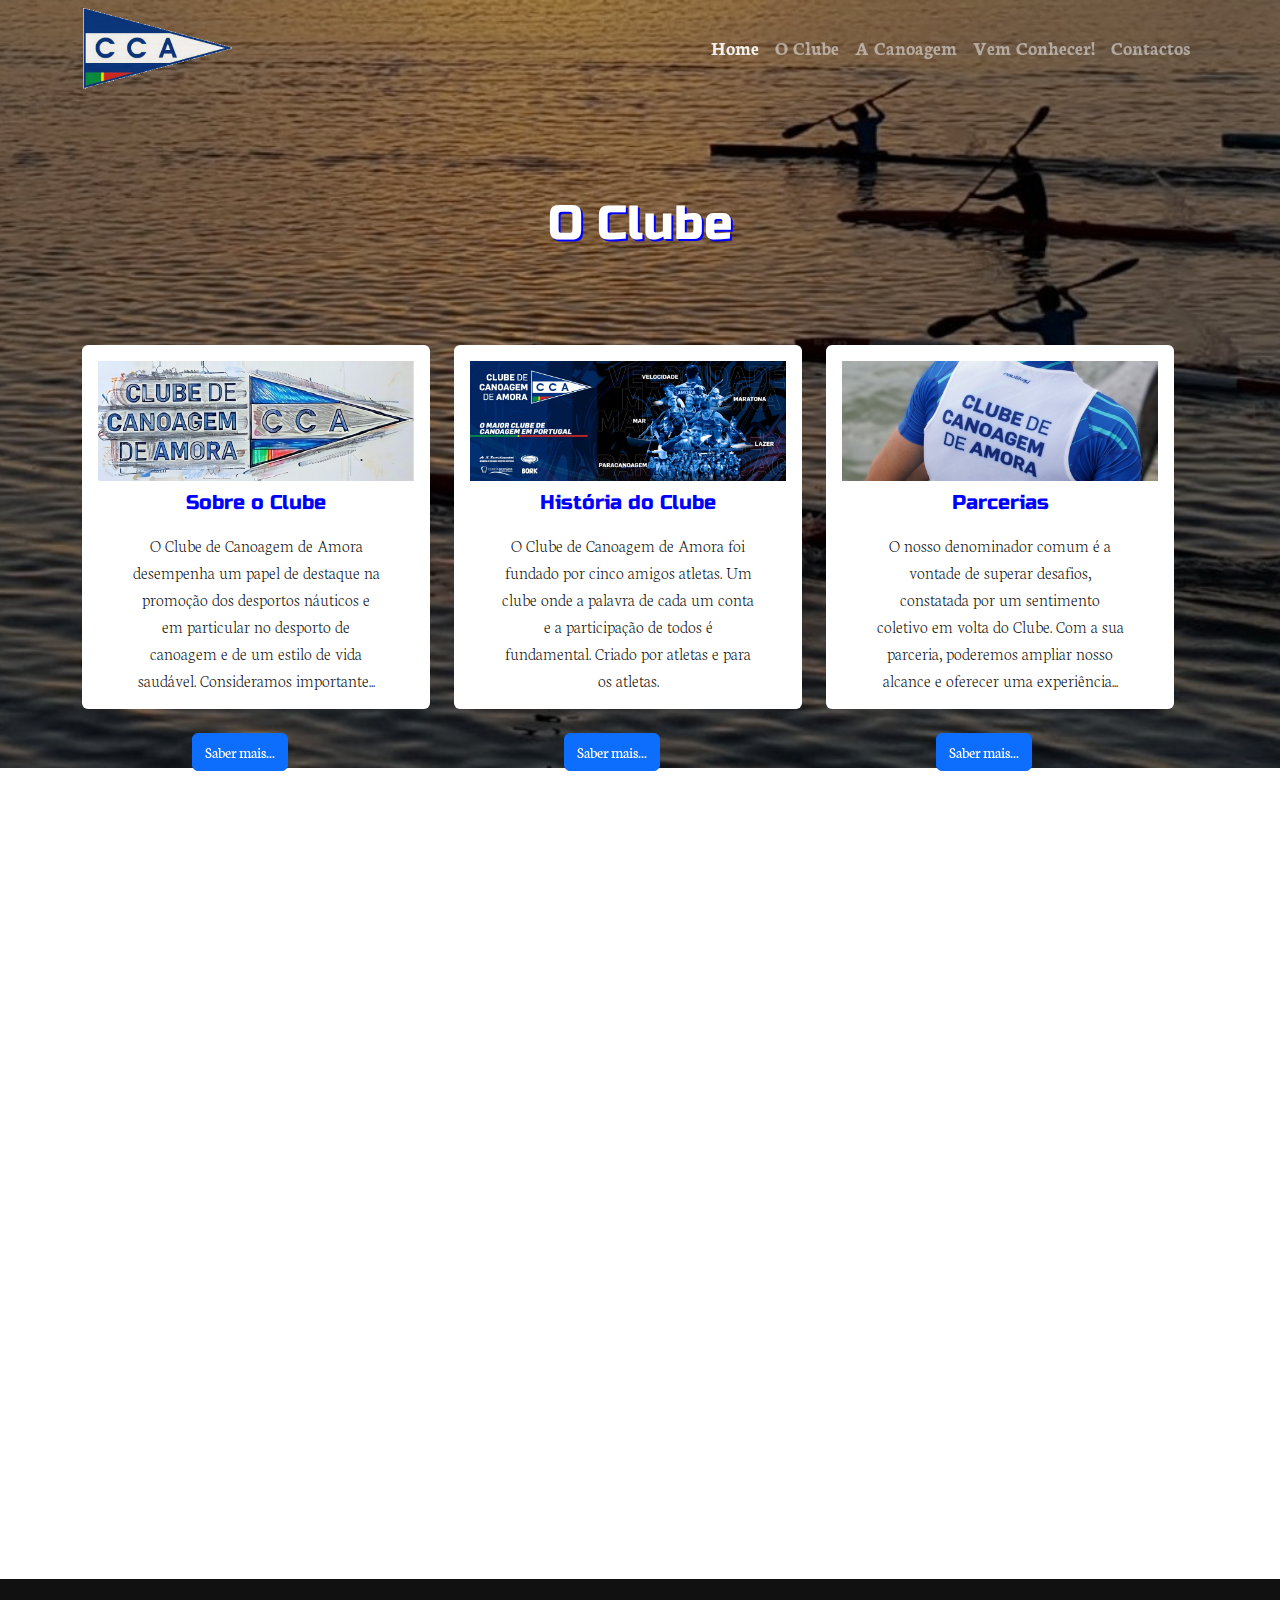
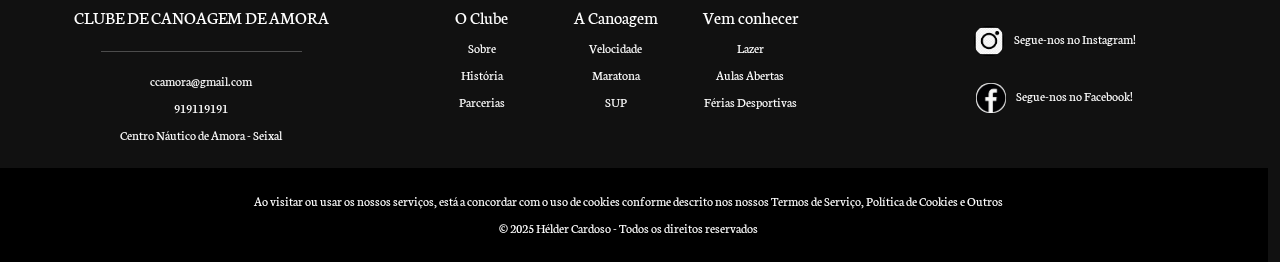
<file: html/oclube.html>
<!DOCTYPE html>
<html lang="pt-pt">
  <head>
    <meta charset="UTF-8">
    <meta name="viewport" content="width=device-width, initial-scale=1.0">
    
    <title>Clube de Canoagem de Amora</title> 

    <meta name="description" content="O Clube de Canoagem de Amora é um clube dedicado aos desportos náuticos, em especial à canoagem. Promovemos a prática do desporto, e a vida saudável em natureza">
            
    <meta name="robots" content="index">

    <link rel="shortcut icon" href="../img/minilogo_ccapng.png" type="image/x-icon"> <!--inserçao mini logo no tab-->

    <link href="https://cdn.jsdelivr.net/npm/bootstrap@5.3.3/dist/css/bootstrap.min.css" 
    rel="stylesheet" integrity="sha384-QWTKZyjpPEjISv5WaRU9OFeRpok6YctnYmDr5pNlyT2bRjXh0JMhjY6hW+ALEwIH" 
    crossorigin="anonymous">

    <script src="https://cdn.jsdelivr.net/npm/bootstrap@5.3.3/dist/js/bootstrap.bundle.min.js" 
    integrity="sha384-YvpcrYf0tY3lHB60NNkmXc5s9fDVZLESaAA55NDzOxhy9GkcIdslK1eN7N6jIeHz" 
    crossorigin="anonymous"></script>
        
    <link rel="stylesheet" href="../css/index.css">
       
  </head>

  <body style="height: 500px;"> 

    <div id="bg-img">
      <div class="bg-img">
      <img class="bg-img" src="../img/bg_oclube.jpg" alt="canoagem no rio"> <!--background image-->
      </div>
    </div>
  
    <!-----------------NAVBAR START------------------>

    <div id="navbar"></div>
      <nav class="navbar navbar-expand-lg navbar-dark">
        <div class="container">
          <button class="navbar-toggler" type="button" data-bs-toggle="collapse" data-bs-target="#navbarNav" aria-controls="navbarNav" aria-expanded="false" aria-label="Toggle navigation">
          <span class="navbar-toggler-icon"></span>
          </button>
          <div class="collapse navbar-collapse" id="navbarNav">
            <img src="../img/cca_logopng.png" alt="logotipo do clube de canoagem de amora" style="width: 150px; z-index: -1;"></a>
            <ul class="navbar-nav ms-auto"> <!--logotipo no menu-->
              <li class="nav-item">
                <a class="nav-link active" aria-current="page" href="../index.html#">Home</a> 
              </li>
              <li class="nav-item">
                <a class="nav-link" href="../index.html#oclube">O Clube</a>
              </li>
              <li class="nav-item">
                <a class="nav-link" href="../index.html#acanoagem">A Canoagem</a>
              </li>
              <li class="nav-item">
                <a class="nav-link" href="../index.html#vemconhecer">Vem Conhecer!</a>
              </li>
              <li class="nav-item">
                <a class="nav-link" href="../index.html#contactos">Contactos</a>
              </li>           
            </ul>
          </div>
        </div>
      </nav>

    <br>
    <br>

    <!--------------------NAVBAR END-------------------->


    <div class="texto-apresentacao">
      <h1 style="font-size:xxx-large; text-shadow: 2px 2px blue; margin-top: -150px;">
        O Clube
        </h1>
        <br>
        <br>
    </div>

 
    <div class="container">
      <div class="row">
        <div class="col-md-4 mb-3">
          <div class="card">
            <div class="card-body">
              <img class="card-img-topsub" src="../img/idoclube_sobre.jpg" alt="Card image cap">
              <div class="texto-apresentacaosub">
                <h5 class="card-title">Sobre o Clube</h5>
              </div>
              <div class="texto-descritivo">
                <p class="card-text">O Clube de Canoagem de Amora desempenha um papel de destaque na promoção dos desportos náuticos e em particular no desporto de canoagem e de um estilo de vida saudável. Consideramos importante...  </p>
              </div>
            </div>
          </div>
          <br>
          <a href="#" class="btn btn-primary"; style="margin-left: 110px">Saber mais...</a> 
        </div>
        <div class="col-md-4 mb-3">
          <div class="card">
            <div class="card-body">
              <img class="card-img-topsub" src="../img/idoclube_historia.jpg" alt="Card image cap">
              <div class="texto-apresentacaosub">
                <h5 class="card-title">História do Clube</h5>
              </div>
              <div class="texto-descritivo">
              <p class="card-text">O Clube de Canoagem de Amora foi fundado por cinco amigos atletas. Um clube onde a palavra de cada um conta e a participação de todos é fundamental. Criado por atletas e para os atletas.</p>
              </div>
            </div>
          </div>
          <br>
          <a href="./historia.html" class="btn btn-primary"; style="margin-left: 110px">Saber mais...</a> 
        </div>
        <div class="col-md-4 mb-3">
          <div class="card">
            <div class="card-body">
              <img class="card-img-topsub" src="../img/idoclube_parcerias.jpg" alt="Card image cap">
                <div class="texto-apresentacaosub">
                  <h5 class="card-title">Parcerias</h5>
                </div>
                <div class="texto-descritivo">
                  <p class="card-text">O nosso denominador comum é a vontade de superar desafios, constatada por um sentimento coletivo em volta do Clube. Com a sua parceria, poderemos ampliar nosso alcance e oferecer uma experiência... </p>
                </div>
            </div>
          </div>
            <br>
            <a href="./parcerias.html" class="btn btn-primary"; style="margin-left: 110px">Saber mais...</a> 
        </div>
      </div>
    </div>

    <div class="video-container">
      <iframe class="video" src="https://www.youtube.com/embed/3RWn1JTbaNQ?si=to1A124T5vOvHP5K" frameborder="0" allowfullscreen></iframe>
    </div>
    <br>
    <br>
    <br> 

    <!-------- FOOTER ---------------->
    <footer>
      <div class="row">
        <div class="col-md-4" style="text-align: center;" > <!---FOOTER COLUNA 1-->
          <div class="footercontainer">
              <ul>
                <li style="font-size:large">CLUBE DE CANOAGEM DE AMORA</a></li>
                  <hr width="50%", style="margin-left: 25%;">                   
                <li>ccamora@gmail.com</li>
                <li>919119191</li>
                <li>Centro Náutico de Amora - Seixal</li>   
              </ul>                               
          </div>
        </div>
        <div class="col-md-4" style="text-align: center;"> <!---FOOTER COLUNA 2-->
          <div class="footercontainer">
            <ul>
              <div class="footerindex">   
                <div class="row">
                  <div class="col-md-4">       
                    <li style="font-size: large;"><a href="./oclube.html">O Clube</a></li>
                      <ul>
                        <li><a href="#">Sobre</a></li>
                        <li><a href="./historia.html">História</a></li>
                        <li><a href="./parcerias.html">Parcerias</a></li>
                      </ul>
                  </div>
                  <div class="col-md-4">   
                    <li style="font-size: large;"><a href="./acanoagem.html">A Canoagem</a></li>
                      <ul>
                        <li><a href="#">Velocidade</a></li>
                        <li><a href="#">Maratona</a></li>
                        <li><a href="#">SUP</a></li>
                      </ul>
                  </div>
                  <div class="col-md-4">   
                    <li style="font-size: large;"><a href="./vemconhecer.html">Vem conhecer</a></li>                      
                    <ul>
                      <li><a href="#">Lazer</a></li>
                      <li><a href="#">Aulas Abertas</a></li>
                      <li><a href="#">Férias Desportivas</a></li>
                    </ul>
                  </div>
                </div>
              </div>
            </ul>
          </div>          
        </div>         
        <div class="col-md-4" style="text-align: center;"> <!---FOOTER COLUNA 3-->
          <div class="footercontainer">
            <ul>
              <div class="footernavlinks">  
                <br>             
                <li><a href="https://www.instagram.com/"><img src="../img/logo_instagram.png" alt="logotipo instagram" class="redes-sociais">Segue-nos no Instagram!</a></li>
              </div>
                <br>                      
                <li><a href="https://www.facebook.com/"><img src="../img/logo_facebook.jpg" alt="logotipo facebook" class="redes-sociais">Segue-nos no Facebook!</a></li>
            </ul>
          </div>                      
        </div>            
      
        <div class="footerbottom">
          <div>
            Ao visitar ou usar os nossos serviços, está a concordar com o uso de cookies conforme descrito nos nossos 
              <a href="../termos-html">Termos de Serviço, Política de Cookies e Outros</a>
              <br>
              <a href="heldercardodo@hotmail.com" target="../index.html#blank">© 2025 Hélder Cardoso - Todos os direitos reservados</a>
          </div>
        </div>    
    </footer>
        
  </body>
</html>
</file>
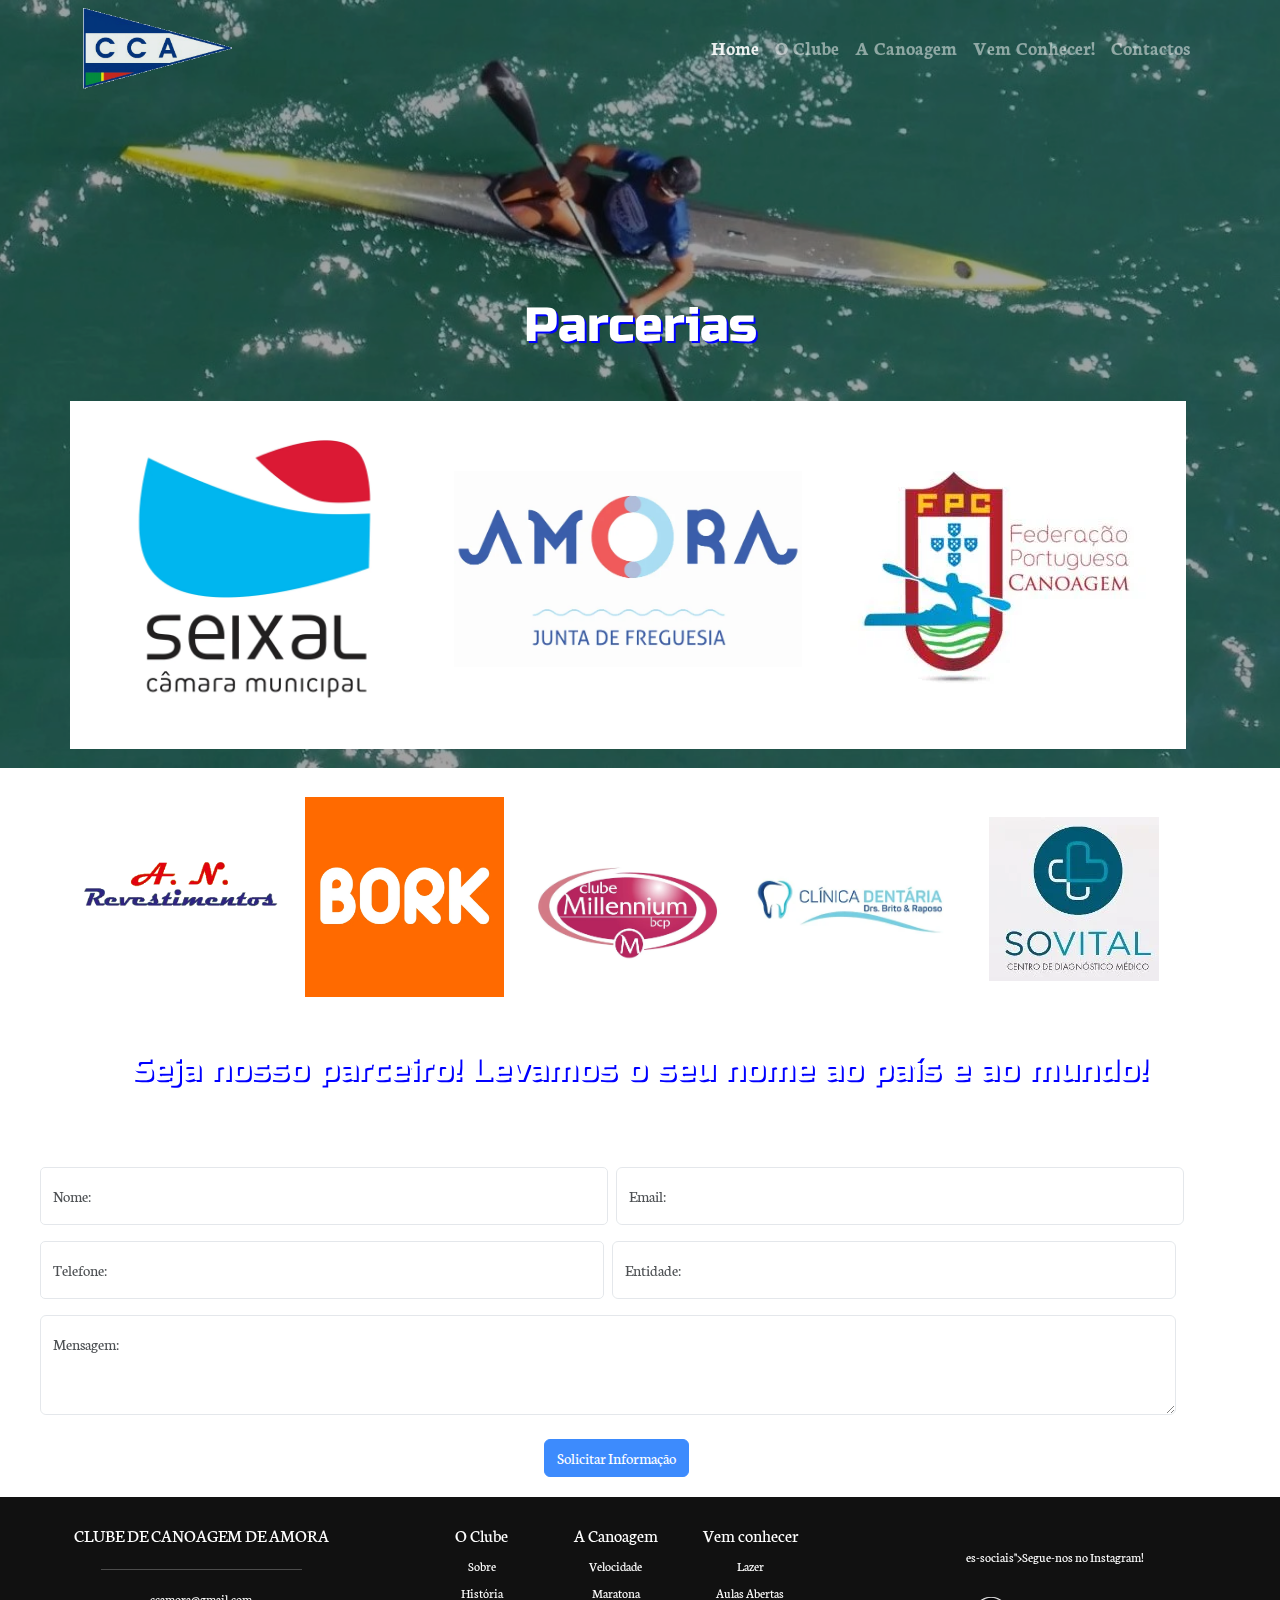
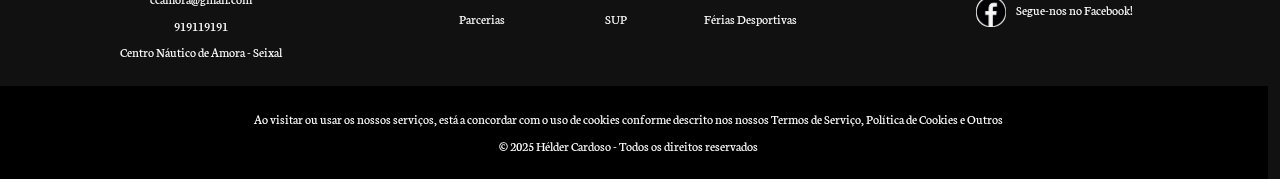
<file: html/parcerias.html>
<!DOCTYPE html>
<html lang="pt-pt">
  <head>
    <meta charset="UTF-8">
    <meta name="viewport" content="width=device-width, initial-scale=1.0">
    
    <title>Clube de Canoagem de Amora</title> 

    <meta name="description" content="O Clube de Canoagem de Amora é um clube dedicado aos desportos náuticos, em especial à canoagem. Promovemos a prática do desporto, e a vida saudável em natureza">
            
    <meta name="robots" content="index">

    <link rel="shortcut icon" href="../img/minilogo_ccapng.png" type="image/x-icon"> <!--inserçao mini logo no tab-->

    <link href="https://cdn.jsdelivr.net/npm/bootstrap@5.3.3/dist/css/bootstrap.min.css" 
    rel="stylesheet" integrity="sha384-QWTKZyjpPEjISv5WaRU9OFeRpok6YctnYmDr5pNlyT2bRjXh0JMhjY6hW+ALEwIH" 
    crossorigin="anonymous">

    <script src="https://cdn.jsdelivr.net/npm/bootstrap@5.3.3/dist/js/bootstrap.bundle.min.js" 
    integrity="sha384-YvpcrYf0tY3lHB60NNkmXc5s9fDVZLESaAA55NDzOxhy9GkcIdslK1eN7N6jIeHz" 
    crossorigin="anonymous"></script>
        
    <link rel="stylesheet" href="../css/index.css">
       
  </head>

  <body style="height: 400px;"> 

    <div id="bg-img"></div>
      <div class="bg-img">
        <img class="bg-img" src="../img/bg_parcerias.jpg" alt="canoagem no rio"> <!--background image-->
      </div>
    </div>
  
    <!-----------------NAVBAR START------------------>
    
    <div id="navbar"></div>
      <nav class="navbar navbar-expand-lg navbar-dark">
        <div class="container">
          <button class="navbar-toggler" type="button" data-bs-toggle="collapse" data-bs-target="#navbarNav" aria-controls="navbarNav" aria-expanded="false" aria-label="Toggle navigation">
          <span class="navbar-toggler-icon"></span>
          </button>
          <div class="collapse navbar-collapse" id="navbarNav">
            <img src="../img/cca_logopng.png" alt="logotipo do clube de canoagem de amora" style="width: 150px;"></a>
            <ul class="navbar-nav ms-auto"> <!--logotipo no menu-->
            <ul class="navbar-nav ms-auto">
              <li class="nav-item">
                <a class="nav-link active" aria-current="page" href="../index.html#">Home</a> 
              </li>
              <li class="nav-item">
                <a class="nav-link" href="../index.html#oclube">O Clube</a>
              </li>
              <li class="nav-item">
                <a class="nav-link" href="../index.html#acanoagem">A Canoagem</a>
              </li>
              <li class="nav-item">
                <a class="nav-link" href="../index.html#vemconhecer">Vem Conhecer!</a>
              </li>
              <li class="nav-item">
                <a class="nav-link" href="../index.html#contactos">Contactos</a>
              </li>           
            </ul>
          </div>
        </div>
      </nav>
    </div>

    <!--------------------NAVBAR END-------------------->

    <div class="texto-apresentacao">
      <h1 style="font-size:xxx-large; text-shadow: 2px 2px blue">
          Parcerias
      </h1>
        <br>
        <br>
    </div>

    <div class="container">
      <div class="row" style="background-color: white; text-align: center; width: 100%;">
        <div class="col-sm">
          <a href="https://www.cm-seixal.pt/"><img src="../img/cmseixal.webp" alt="câmara municipal do seixal"></a>
        </div>
        <div class="col-sm">
          <a href="https://www.jf-amora.pt/"><img src="../img/jfamora_img.webp" alt="junta de freguesia de amora" style="padding-top: 70px;"></a>
        </div>
        <div class="col-sm">
          <a href="https://www.fpcanoagem.pt/"><img src="../img/fpcanoagem.webp" alt="federação portuguesa de canoagem" style="padding-top: 70px;">
        </div>
      </div>
    </div>

    <br>
    <br>

    <div class="container">
      <div class="row" style="background-color: white; text-align: center; width: 100%;">
        <div class="col">
          <a href=""><img src="../img/anrvestimentos.webp" alt="a.n. revestimentos" style="padding-top: 60px;"></a>
        </div>
        <div class="col">
          <a href="https://www.borkyou.com/"><img src="../img/bork.webp" alt="bork"></a>
        </div>
        <div class="col">
          <a href="https://www.clubemillenniumbcp.pt/"><img src="../img/clubemillennium.webp" alt="clube millennium"style="padding-top: 60px;"></a>
        </div>
        <div class="col">
          <a href="https://www.facebook.com/clinica.brito.raposo/"><img src="../img/drsbritoeraposo.webp" alt="drs. brito e raposo"style="padding-top: 70px;"></a>
        </div>
        <div class="col">
          <a href="https://sovital.pt/"><img src="../img/sovital.webp" alt="sovital"style="padding-top: 20px;"></a>
        </div>
      </div>
    </div>

      <br>
    
    <div class="texto-apresentacao" style="padding: 30px;">
      <h3 style="font-size:xx-large; text-shadow: 2px 2px blue">
      Seja nosso parceiro! Levamos o seu nome ao país e ao mundo!
      </h3>
    </div>


      <!------------CAMPOS DO FORMULÁRIO PARCERIAS START--------------->

     <div class="formulario-parcerias">
      <form action="https://api.staticforms.xyz/submit" method="post">      
        <div class="row g-2">
          <div class="col-md">
            <div class="form-floating">
              <input type="text" class="form-control" id="nome" placeholder="Nome:" name="$nome" required>
                <label for="floatingInput">Nome:</label>
            </div>
          </div>
          <div class="col-md">
            <div class="form-floating">
              <input type="email" class="form-control" id="email" placeholder="" name="$email" required>
                <label for="floatingInput">Email:</label>
            </div>
          </div>
          <div class="row g-2">
            <div class="col-md">
              <div class="form-floating">
                <input type="tel" class="form-control" id="telefone" placeholder="Telefone" name="$telefone" pattern="[0-9]{9}" required>
                  <label for="floatingInput">Telefone:</label>
              </div>
            </div>
            <div class="col-md">
              <div class="form-floating">
                <input type="entidade" class="form-control" id="entidade" placeholder="entidade" name="$entidade">
                  <label for="floatingInput">Entidade:</label>
              </div>
            </div>
          </div>
          <div class="row g-2">
            <div class="col-md">
              <div class="form-floating">
                <textarea class="form-control" placeholder="Mensagem:" id="mensagem"name="$mensagem" style="height: 100px;"></textarea>
                  <label for="mensagem">Mensagem:</label>
              </div>
            </div>
          </div>
        </div>

            <input type="hidden" name="accessKey" value="d5e07d06-8b1c-4142-815a-09075cd49f86">
            <input type="hidden" name="redirectTo" value="./resposta.html"> 
            <input type="hidden" name="replyTo" value="@">
            <input type="text" name="honeypot" style="display: none;">
              <br>
            <div class="text-center">
                <button type="submit" class="btn btn-primary botao-enviar" value="submit">Solicitar Informação</button>
            </div>  
    </div>           
      
                  
        <!------------CONFIGURAÇÕES DO FORMULÁRIO PARCERIAS END--------------->              
        
        <!-------- FOOTER ---------------->
        <footer>
          <div class="row">
            <div class="col-md-4" style="text-align: center;" > <!---FOOTER COLUNA 1-->
              <div class="footercontainer">
                  <ul>
                    <li style="font-size:large">CLUBE DE CANOAGEM DE AMORA</a></li>
                      <hr width="50%", style="margin-left: 25%;">                   
                    <li>ccamora@gmail.com</li>
                    <li>919119191</li>
                    <li>Centro Náutico de Amora - Seixal</li>   
                  </ul>                               
              </div>
            </div>
            <div class="col-md-4" style="text-align: center;"> <!---FOOTER COLUNA 2-->
              <div class="footercontainer">
                <ul>
                  <div class="footerindex">   
                    <div class="row">
                      <div class="col-md-4">       
                        <li style="font-size: large;"><a href="./oclube.html">O Clube</a></li>
                          <ul>
                            <li><a href="#">Sobre</a></li>
                            <li><a href="./historia.html">História</a></li>
                            <li><a href="./parcerias.html">Parcerias</a></li>
                          </ul>
                      </div>
                      <div class="col-md-4">   
                        <li style="font-size: large;"><a href="./acanoagem.html">A Canoagem</a></li>
                          <ul>
                            <li><a href="#">Velocidade</a></li>
                            <li><a href="#">Maratona</a></li>
                            <li><a href="#">SUP</a></li>
                          </ul>
                      </div>
                      <div class="col-md-4">   
                        <li style="font-size: large;"><a href="./vemconhecer.html">Vem conhecer</a></li>                      
                        <ul>
                          <li><a href="#">Lazer</a></li>
                          <li><a href="#">Aulas Abertas</a></li>
                          <li><a href="#">Férias Desportivas</a></li>
                        </ul>
                      </div>
                    </div>
                  </div>
                </ul>
              </div>
            </div>         
          <div class="col-md-4" style="text-align: center;"> <!---FOOTER COLUNA 3-->
            <div class="footercontainer">
              <ul>
                  <div class="footernavlinks">  
                    <br>             
                    es-sociais">Segue-nos no Instagram!</a></li>
                  </div>
                    <br>                      
                    <li><a href="https://www.facebook.com/"><img src="../img/logo_facebook.jpg" alt="logotipo facebook" class="redes-sociais">Segue-nos no Facebook!</a></li>
              </ul>
            </div>                      
          </div>          
          
          <div class="footerbottom">
              <div>
                Ao visitar ou usar os nossos serviços, está a concordar com o uso de cookies conforme descrito nos nossos 
                  <a href="../termos-html">Termos de Serviço, Política de Cookies e Outros</a>
                   <br>
                  <a href="heldercardodo@hotmail.com" target="../index.html#blank">© 2025 Hélder Cardoso - Todos os direitos reservados</a>
              </div>
          </div>    
        </footer>
        
  </body>
</html>
</file>
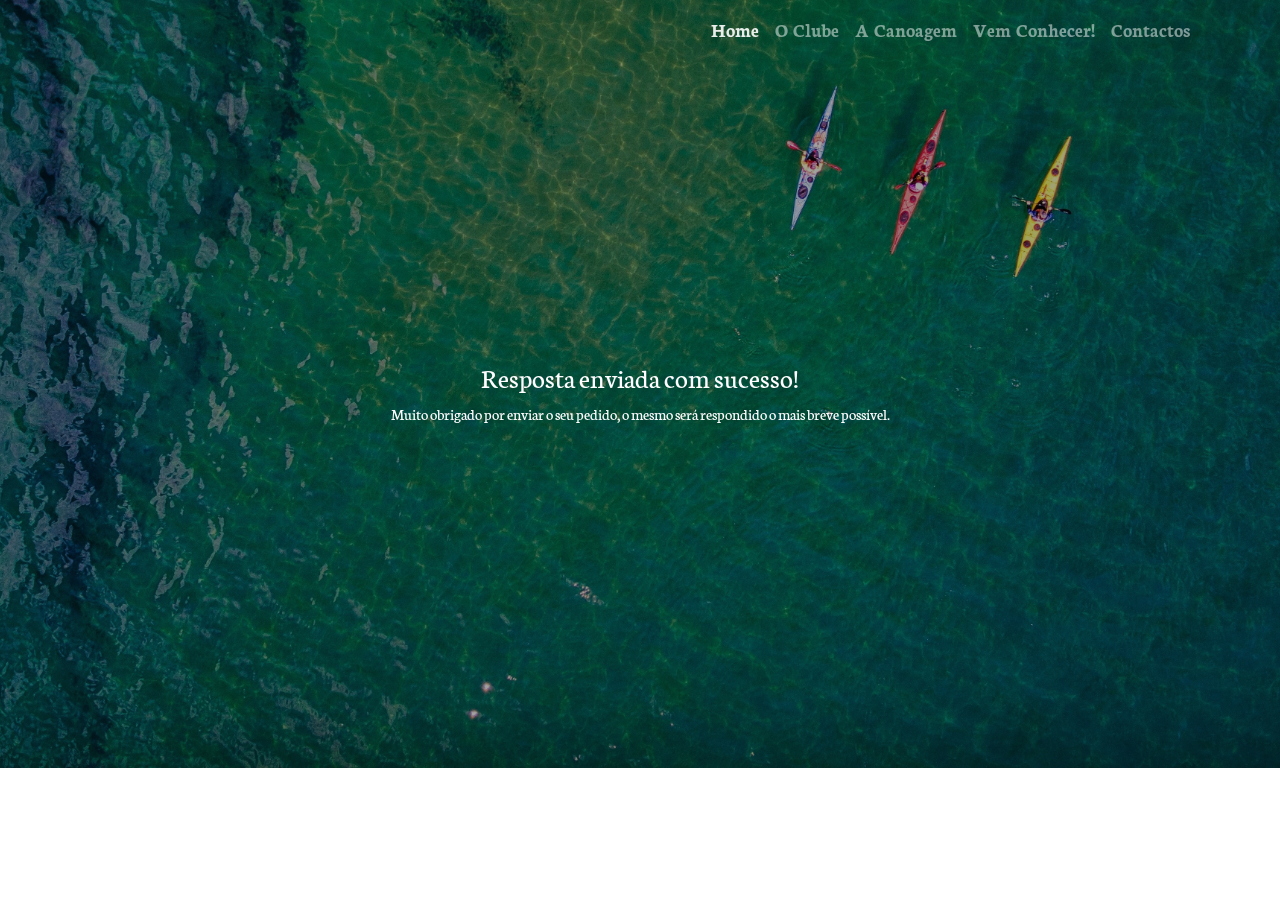
<file: html/resposta.html>
<!DOCTYPE html>
<html lang="pt-pt">
  <head>
    <meta charset="UTF-8">
    <meta name="viewport" content="width=device-width, initial-scale=1.0">
    
    <title>Clube de Canoagem de Amora</title> 

    <meta name="description" content="O Clube de Canoagem de Amora é um clube dedicado aos desportos náuticos, em especial à canoagem. Promovemos a prática do desporto, e a vida saudável em natureza">
            
    <meta name="robots" content="index">

    <link rel="shortcut icon" href="../img/minilogo_ccapng.png" type="image/x-icon"> <!--inserçao mini logo no tab-->

    <link href="https://cdn.jsdelivr.net/npm/bootstrap@5.3.3/dist/css/bootstrap.min.css" 
    rel="stylesheet" integrity="sha384-QWTKZyjpPEjISv5WaRU9OFeRpok6YctnYmDr5pNlyT2bRjXh0JMhjY6hW+ALEwIH" 
    crossorigin="anonymous">

    <script src="https://cdn.jsdelivr.net/npm/bootstrap@5.3.3/dist/js/bootstrap.bundle.min.js" 
    integrity="sha384-YvpcrYf0tY3lHB60NNkmXc5s9fDVZLESaAA55NDzOxhy9GkcIdslK1eN7N6jIeHz" 
    crossorigin="anonymous"></script>
        
    <link rel="stylesheet" href="../css/index.css">
       
  </head>

  <body style="height: 600px;"> <!-----------fixa a altura da imagem para não haver scroll-->

    <div id="bg-img">
      <div class="bg-img">
      <img class="bg-img" src="../img/bgslim.jpg" alt="canoagem no rio"> <!--background image-->
      </div>
    </div>
  
    <!-----------------NAVBAR START------------------>
    <div id="navbar">
      <nav class="navbar navbar-expand-lg navbar-dark">
        <div class="container">
          <button class="navbar-toggler" type="button" data-bs-toggle="collapse" data-bs-target="#navbarNav" aria-controls="navbarNav" aria-expanded="false" aria-label="Toggle navigation">
          <span class="navbar-toggler-icon"></span>
          </button>
          <div class="collapse navbar-collapse" id="navbarNav">
            <ul class="navbar-nav ms-auto">
              <li class="nav-item">
                <a class="nav-link active" aria-current="page" href="../index.html#">Home</a> 
              </li>
              <li class="nav-item">
                <a class="nav-link" href="../index.html#oclube">O Clube</a>
              </li>
              <li class="nav-item">
                <a class="nav-link" href="../index.html#acanoagem">A Canoagem</a>
              </li>
              <li class="nav-item">
                <a class="nav-link" href="../index.html#vemconhecer">Vem Conhecer!</a>
              </li>
              <li class="nav-item">
                <a class="nav-link" href="../index.html#contactos">Contactos</a>
              </li>           
            </ul>
          </div>
        </div>
      </nav>
    </div>

      <main>
        <div class="text-center" style="margin-top: 300px; color: white;">
          <h3>Resposta enviada com sucesso!</h3>
          <p>Muito obrigado por enviar o seu pedido, o mesmo será respondido o mais breve possível.</p>
        </div>
      </main>
        
  </body>
</html>
</file>
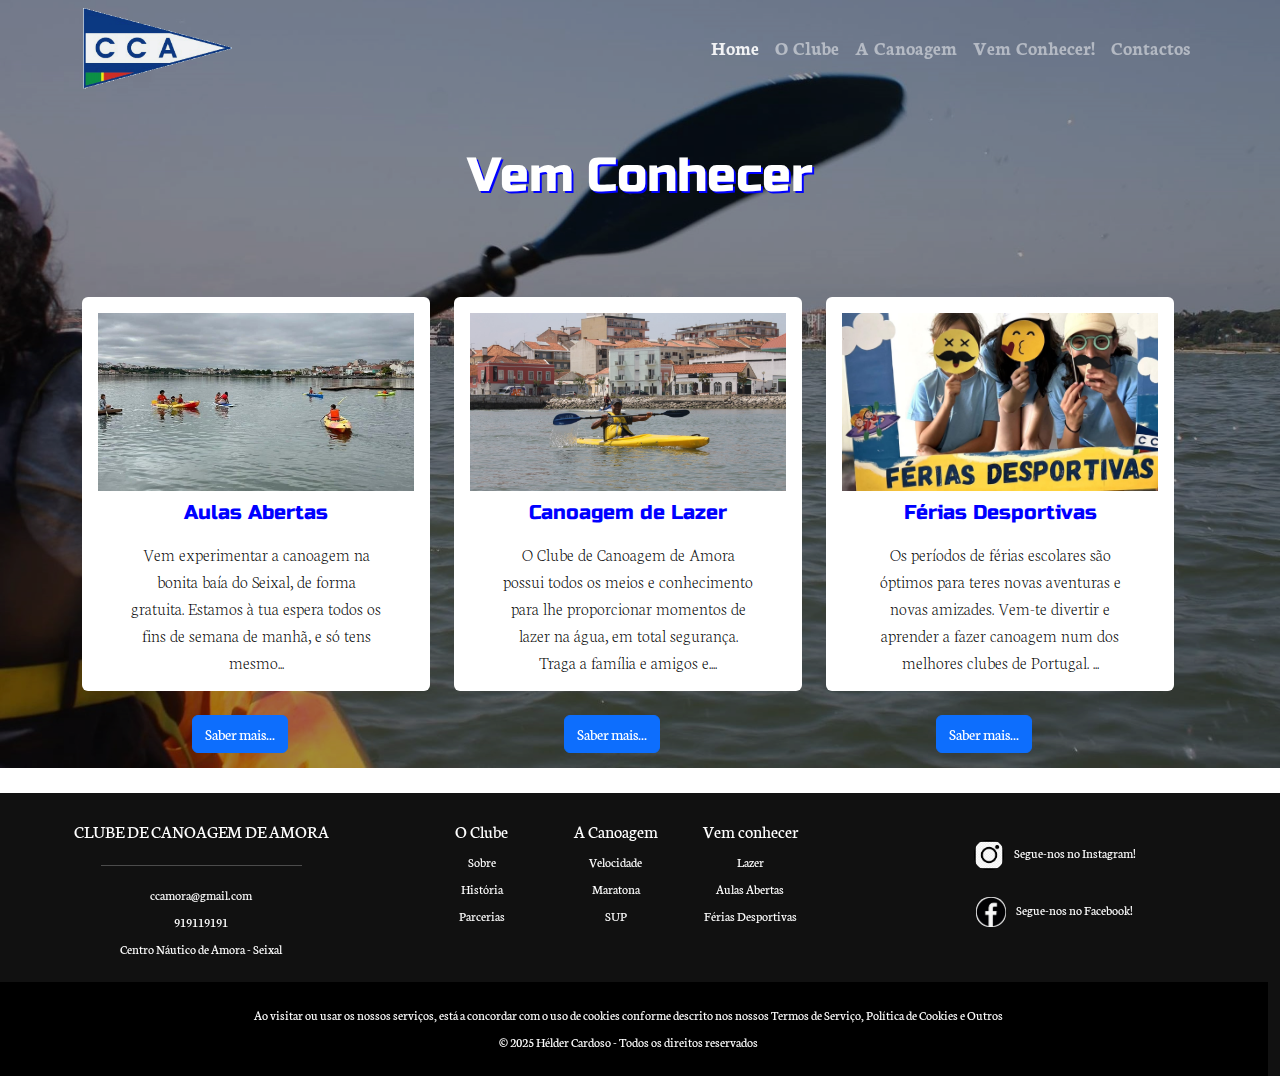
<file: html/vemconhecer.html>
<!DOCTYPE html>
<html lang="pt-pt">
  <head>
    <meta charset="UTF-8">
    <meta name="viewport" content="width=device-width, initial-scale=1.0">
    
    <title>Clube de Canoagem de Amora</title> 

    <meta name="description" content="O Clube de Canoagem de Amora é um clube dedicado aos desportos náuticos, em especial à canoagem. Promovemos a prática do desporto, e a vida saudável em natureza">
            
    <meta name="robots" content="index">

    <link rel="shortcut icon" href="../img/minilogo_ccapng.png" type="image/x-icon"> <!--inserçao mini logo no tab-->

    <link href="https://cdn.jsdelivr.net/npm/bootstrap@5.3.3/dist/css/bootstrap.min.css" 
    rel="stylesheet" integrity="sha384-QWTKZyjpPEjISv5WaRU9OFeRpok6YctnYmDr5pNlyT2bRjXh0JMhjY6hW+ALEwIH" 
    crossorigin="anonymous">

    <script src="https://cdn.jsdelivr.net/npm/bootstrap@5.3.3/dist/js/bootstrap.bundle.min.js" 
    integrity="sha384-YvpcrYf0tY3lHB60NNkmXc5s9fDVZLESaAA55NDzOxhy9GkcIdslK1eN7N6jIeHz" 
    crossorigin="anonymous"></script>
        
    <link rel="stylesheet" href="../css/index.css">
       
  </head>

  <body style="height: 1000px;"> 

    <div id="bg-img">
      <div class="bg-img">
      <img class="bg-img" src="../img/idsub_lazer.jpg" alt="canoagem no rio"> <!--background image-->
      </div>
    </div>
  
    <!-----------------NAVBAR START------------------>

    <div id="navbar"></div>
      <nav class="navbar navbar-expand-lg navbar-dark">
        <div class="container">
          <button class="navbar-toggler" type="button" data-bs-toggle="collapse" data-bs-target="#navbarNav" aria-controls="navbarNav" aria-expanded="false" aria-label="Toggle navigation">
          <span class="navbar-toggler-icon"></span>
          </button>
          <div class="collapse navbar-collapse" id="navbarNav">
            <img src="../img/cca_logopng.png" alt="logotipo do clube de canoagem de amora" style="width: 150px;"></a>
            <ul class="navbar-nav ms-auto"> <!--logotipo no menu-->
              <li class="nav-item">
                <a class="nav-link active" aria-current="page" href="../index.html#">Home</a> 
              </li>
              <li class="nav-item">
                <a class="nav-link" href="../index.html#oclube">O Clube</a>
              </li>
              <li class="nav-item">
                <a class="nav-link" href="../index.html#acanoagem">A Canoagem</a>
              </li>
              <li class="nav-item">
                <a class="nav-link" href="../index.html#vemconhecer">Vem Conhecer!</a>
              </li>
              <li class="nav-item">
                <a class="nav-link" href="../index.html#contactos">Contactos</a>
              </li>           
            </ul>
          </div>
        </div>
      </nav>
    </div>

    <!--------------------NAVBAR END-------------------->

    <div class="texto-apresentacao">
      <h1 style="font-size:xxx-large; text-shadow: 2px 2px blue; margin-top: -150px;">
        Vem Conhecer
        </h1>
        <br>
        <br>
    </div>
 
    <div class="container">
      <div class="row">
        <div class="col-md-4 mb-3">
          <div class="card">
            <div class="card-body">
              <img class="card-img-topsub" src="../img/idsub_aulas.jpg" alt="canoagem de velocidade">
              <div class="texto-apresentacaosub">
                <h5 class="card-title">Aulas Abertas</h5>
              </div>
              <div class="texto-descritivo">
                <p class="card-text">Vem experimentar a canoagem na bonita baía do Seixal, de forma gratuita. Estamos à tua espera todos os fins de semana de manhã, e só tens mesmo...
                </p>
              </div>
            </div>
          </div>
          <br>
          <a href="#" class="btn btn-primary"; style="margin-left: 110px">Saber mais...</a> 
        </div>
        <div class="col-md-4 mb-3">
          <div class="card">
            <div class="card-body">
              <img class="card-img-topsub" src="../img/lazer.jpg" alt="Canoagem de maratona">
              <div class="texto-apresentacaosub">
                <h5 class="card-title">Canoagem de Lazer</h5>
              </div>
              <div class="texto-descritivo">
                <p class="card-text">O Clube de Canoagem de Amora possui todos os meios e conhecimento para lhe proporcionar momentos de lazer na água, em total segurança. Traga a família e amigos e....</p>
              </div>
            </div>
          </div>
          <br>
          <a href="#" class="btn btn-primary"; style="margin-left: 110px">Saber mais...</a> 
        </div>
        <div class="col-md-4 mb-3">
          <div class="card">
            <div class="card-body">
              <img class="card-img-topsub" src="../img/idsub_ferias.jpg" alt="stand up paddle">
                <div class="texto-apresentacaosub">
                  <h5 class="card-title">Férias Desportivas</h5>
                </div>
                <div class="texto-descritivo">
                  <p class="card-text">Os períodos de férias escolares são óptimos para teres novas aventuras e novas amizades. Vem-te divertir e aprender a fazer canoagem num dos melhores clubes de Portugal.
                    ... </p>
                </div>
            </div>
          </div>
            <br>
            <a href="#" class="btn btn-primary"; style="margin-left: 110px">Saber mais...</a> 
        </div>
      </div>
    </div>

    <br> 

    <!-------- FOOTER ---------------->
    
    <footer>
      <div class="row">
        <div class="col-md-4" style="text-align: center;" > <!---FOOTER COLUNA 1-->
          <div class="footercontainer">
              <ul>
                <li style="font-size:large">CLUBE DE CANOAGEM DE AMORA</a></li>
                  <hr width="50%", style="margin-left: 25%;">                   
                <li>ccamora@gmail.com</li>
                <li>919119191</li>
                <li>Centro Náutico de Amora - Seixal</li>   
              </ul>                               
          </div>
        </div>
        <div class="col-md-4" style="text-align: center;"> <!---FOOTER COLUNA 2-->
          <div class="footercontainer">
            <ul>
              <div class="footerindex">   
                <div class="row">
                  <div class="col-md-4">       
                    <li style="font-size: large;"><a href="./oclube.html">O Clube</a></li>
                      <ul>
                        <li><a href="#">Sobre</a></li>
                        <li><a href="./historia.html">História</a></li>
                        <li><a href="./   rias.html">Parcerias</a></li>
                      </ul>
                  </div>
                  <div class="col-md-4">   
                    <li style="font-size: large;"><a href="./acanoagem.html">A Canoagem</a></li>
                      <ul>
                        <li><a href="#">Velocidade</a></li>
                        <li><a href="#">Maratona</a></li>
                        <li><a href="#">SUP</a></li>
                      </ul>
                  </div>
                  <div class="col-md-4">   
                    <li style="font-size: large;"><a href="./vemconhecer.html">Vem conhecer</a></li>                      
                    <ul>
                      <li><a href="#">Lazer</a></li>
                      <li><a href="#">Aulas Abertas</a></li>
                      <li><a href="#">Férias Desportivas</a></li>
                    </ul>
                  </div>
                </div>
              </div>
            </ul>
          </div>          
        </div>         
        <div class="col-md-4" style="text-align: center;"> <!---FOOTER COLUNA 3-->
          <div class="footercontainer">
            <ul>
               <div class="footernavlinks">  
                <br>             
             <li><a href="https://www.instagram.com/"><img src="../img/logo_instagram.png" alt="logotipo instagram" class="redes-sociais">Segue-nos no Instagram!</a></li>
              </div>
              <br>                      
                <li><a href="https://www.facebook.com/"><img src="../img/logo_facebook.jpg" alt="logotipo facebook" class="redes-sociais">Segue-nos no Facebook!</a></li>
            </ul>
          </div>                      
        </div>         
      
        <div class="footerbottom">
          <div>
            Ao visitar ou usar os nossos serviços, está a concordar com o uso de cookies conforme descrito nos nossos 
              <a href="../termos-html">Termos de Serviço, Política de Cookies e Outros</a>
              <br>
              <a href="heldercardodo@hotmail.com" target="../index.html#blank">© 2025 Hélder Cardoso - Todos os direitos reservados</a>
          </div>
        </div>           
    </footer>        
    
  </body>
</html>
</file>
<file: css/index.css>
@import url('https://fonts.googleapis.com/css2?family=Russo+One&display=swap'); 

@import url('https://fonts.googleapis.com/css2?family=Neuton:ital,wght@0,200;0,300;0,400;0,700;0,800;1,400&display=swap');

*{
    margin: 0;
    padding: 0;
    max-width: 100%;
}

body{ 
    height: 3775px;
    font-family: "Neuton", serif;
    font-size: normal;
}

.bg-img{ 
    background-repeat:repeat;
    width: 100vw;
    height: 60vw;
    object-fit: cover;
    filter: brightness(0.8);
    position:fixed; /*mudar para absolute se não gostar*/
    z-index: -1;
}

.navbar{
    position: sticky; 
    top: 0;
    overflow: hidden;
    opacity: 0.9;
    font-size: larger;
    font-weight: bolder;
}
    

.texto-apresentacao{ /*titulos sobre imagem background + títulos cards homepage*/
    color: white;
    font-family: "Russo One", serif;
    font-weight: 200;
    font-style: normal;
    font-size: small;
    padding-top: 200px; /*ALTERAÇÃO*/
    text-align: center;
}

.texto-apresentacaosub{ /*titulos cards subpages*/
    color: blue;
    font-family: "Russo One", serif;
    font-weight: 200;
    font-style: normal;
    font-size: small;
    padding-top: 10px; /*ALTERAÇÃO*/
    text-align: center;
}

.red-icon{ /*Ícones vermelhos*/
    width: 125px;
    padding-top:5%;
    padding-bottom: 5%;
    margin: auto;
    margin-bottom: -200px;
    display: block;
}

.hr{ /* linha gradiente*/
    height: 4px;
    border-radius: 10px;
    background: linear-gradient(to left, blue, red);
}

.texto-descritivo{ /*texto descritivo*/
    color:black;
    background-color: white;
    font-family: "Neuton", serif;
    font-size: large;
    text-align: center;
    padding-right: 10%;
    padding-left: 10%;
    margin-top: 5%; 
    border-radius: 0.5%;
}

.card{ /*formatação cards*/ 
    width: 100%; 
    border: none;
} 

.card-img-top{ /*imagens cards*/
    width: 100%;
    height: 100%;
    border-radius: 2%;
    box-shadow: none;
}

.card-body{ /*título sob as imagens dos cards */
    color: rgb(0, 0, 0);
    font-family: "Russo One", serif;
    font-weight:100;    
}

.sec-oclube, 
.sec-acanoagem,
.sec-vemconhecer
{
    margin-top: 10px;
    margin-bottom: 10px;
}

.mapa-localizacao{ /*mapa google*/
    width:90%;
    height: 400px;
    border-radius: 20px;
    margin-top: 50px;
}

.formulario{
    width: 600px;
    margin-left: 20px;    
    margin-right: 20px;
    margin-top: -150px;
    margin-bottom: 20px;
    text-align: center;
    padding-left: 30px;
}

.formulario-parcerias{
    width: 90%;
    margin: auto;   
    margin-left: 40px;
    margin-top: 40px;
    margin-bottom: 20px;
    text-align: center;
    align-items: center;
    opacity: 0.8;  
}

#nome, 
#mail,
#telefone{ /*chamar o id do nome do form*/
    border-radius: 5px;
    height: 30px;
} 

#mensagem-texto{ /*caixa de texto configurada*/
    border-radius: 15px;
    height: 150px;
    width: 100px; /*ocupa 80% da largura total - vai autoadptar-se ou 500px e ele fica fixo*/
}

.redes-sociais{
        width: 30px;
        border-radius: 45%;
        box-shadow: none;
        text-decoration: none;
        margin-right: 10px;
}

a {
    text-decoration: none;
    color: white
  }

ul {
    list-style-type: none;
    margin: 0;
    padding: 0;
    text-decoration: none;
  }


/* ------------------FOOTER-------------------- */

footer{
    background-color: #111; /*cor background footer superior*/
    font-size:smaller;
    line-height: 2;
}

.footercontainer{
    width: 100%;
    /* padding: 10px 30px 20px ; */
    padding-top: 20px;
    padding-bottom: 20px;
    color: white; /* cor do texto do footer*/      
}

.footerbottom{ /*footer final row*/
    color: white;
    background-color: #000;
    padding: 20px;
    text-align: center;
}

.video-container { /*video youtube*/
    width: 100%;
    aspect-ratio: 16 / 9;
  }
  
  .video {
    width: 80%;
    height: 80%;
    display: block;
    margin: 0 auto;  
  }

  .windguru{ /*windguru api*/
    width: 80%;
    height: 80%;
    display: block;
    margin: 0 auto; 
    position: relative;
    }


/* ------------------ EFEITOS CSS -------------------- */

 .img-oclube{
    width: 100%;
    transform: scale(1.0);
    transition: transform ease-in-out 1s;
}

.img-oclube:hover{ /*Logo CCA e red icons */
  transform: scale(1.1); /*obrigo a voltar ao original - colocar o mesmo valor do anterior torna mais suave*/
  transition: transform ease-in-out 1s; /*aumento o tempo para mudar a animação do efeito*/
}

.btn-primary:hover{ /*botões SABER MAIS com animação e sombra*/
    transform: scale(1.05);
    box-shadow: 5px 5px 10px black;
    text-align: center;
}

.zoom-restringido{ /*zoom dentro da caixa*/
    overflow: hidden;
}

.footercontainer{ /*texto azul hover footer*/
    a:hover {color: rgb(16, 123, 223);}
}

.card-img-topsub{ /*imagens cards subpages*/
    display: flex;
    width: 100%;
    transform: scale(1.0);
    transition: transform ease-in-out 1s;
}
    
.card-img-topsub:hover{
    transform: scale(1.1);
    transition: transform ease-in-out 1s;
    box-shadow: 1px 1px 5px rgb(0, 0, 0);
}

  .img-container img {
    width: 33%;
    padding: 5px;
}

@keyframes fade-in{
    0%{
        opacity: 0;
    }
    100%{
        opacity: 0.5;
    }
}

@keyframes fade-out{
    0%{
        opacity: 0.5;
    }
    100%{
        opacity: 0;
        visibility: hidden;
    }
}

.botao-topo img{
    width: 40px;
    margin-top: -300px;
    background-color: rgb(151, 166, 163);
    border-radius: 50px;
    opacity: 0;
    animation: fade-out 0s;
}

.botao-topo-mostrar img{
    animation: fade-in 1s ease-in forwards;
}

.botao-topo-escondido img{
    animation: fade-out 1s ease-out forwards;
}
</file>
